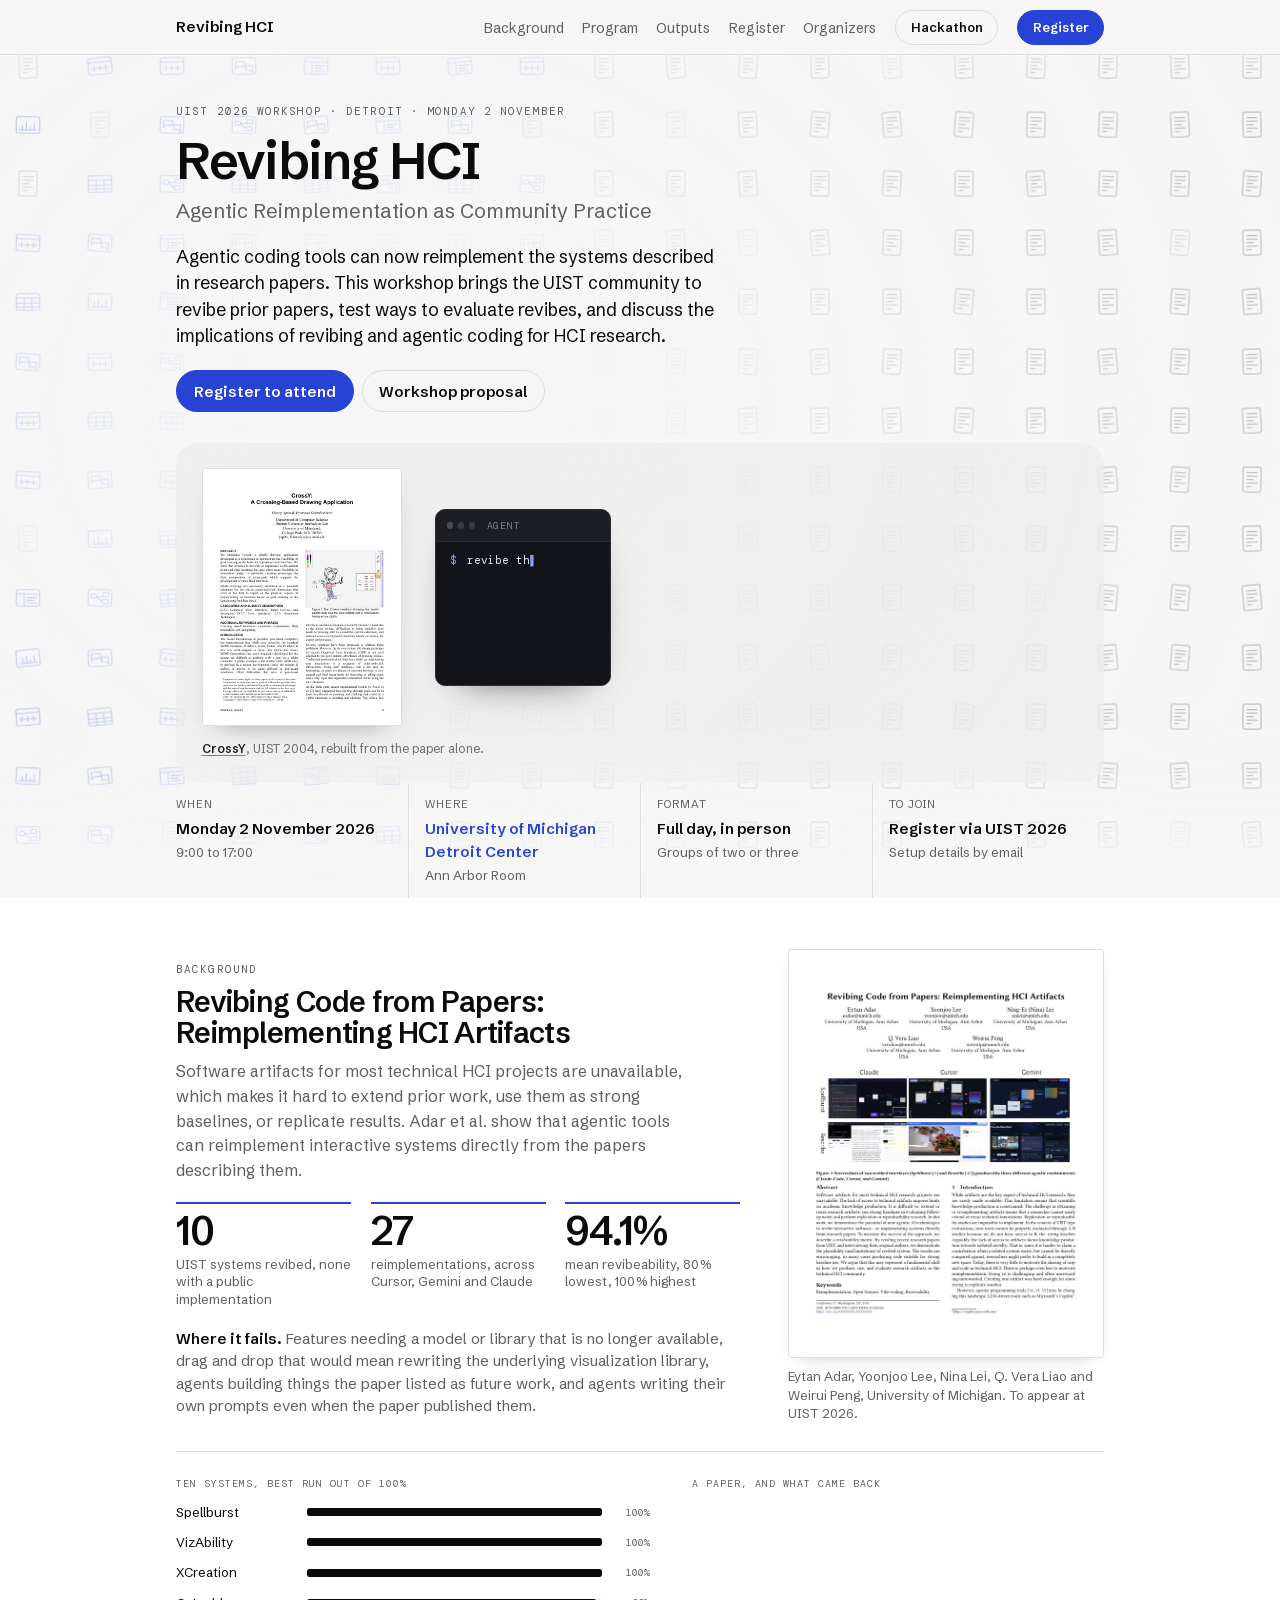
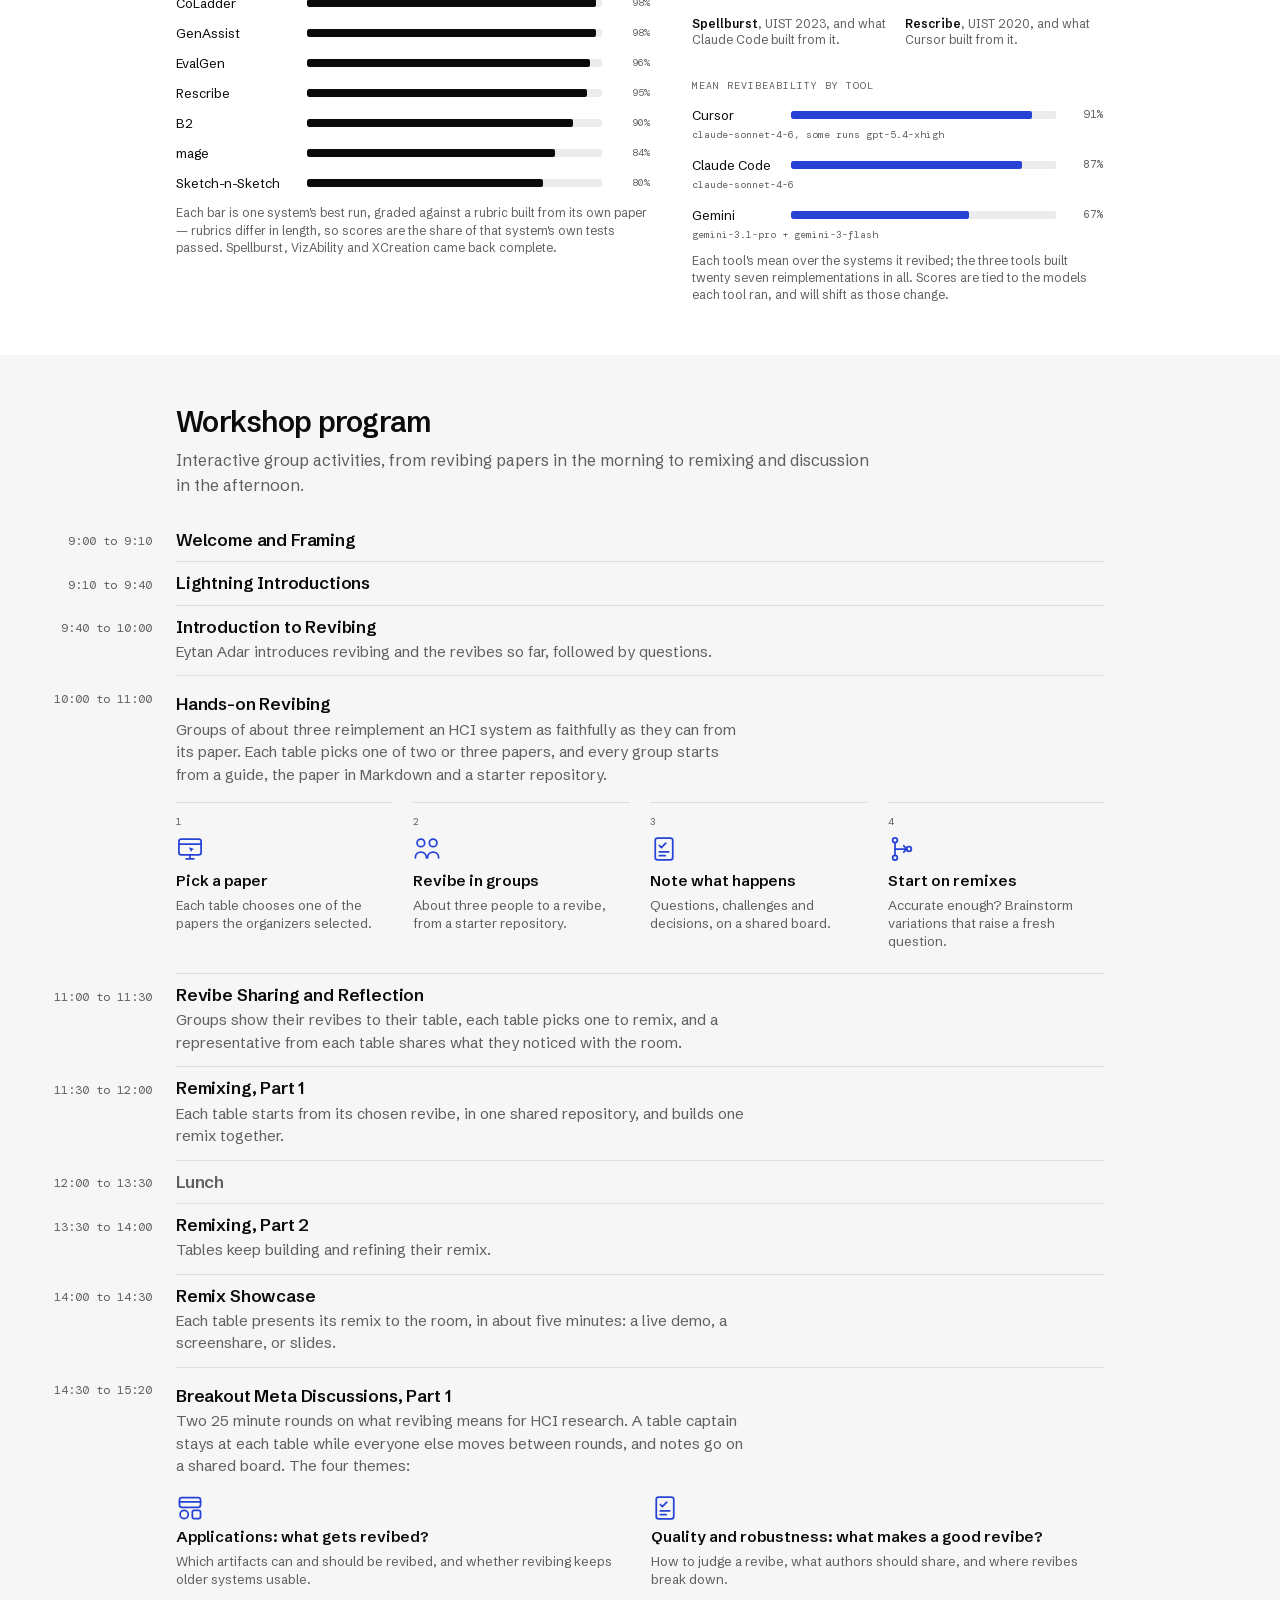
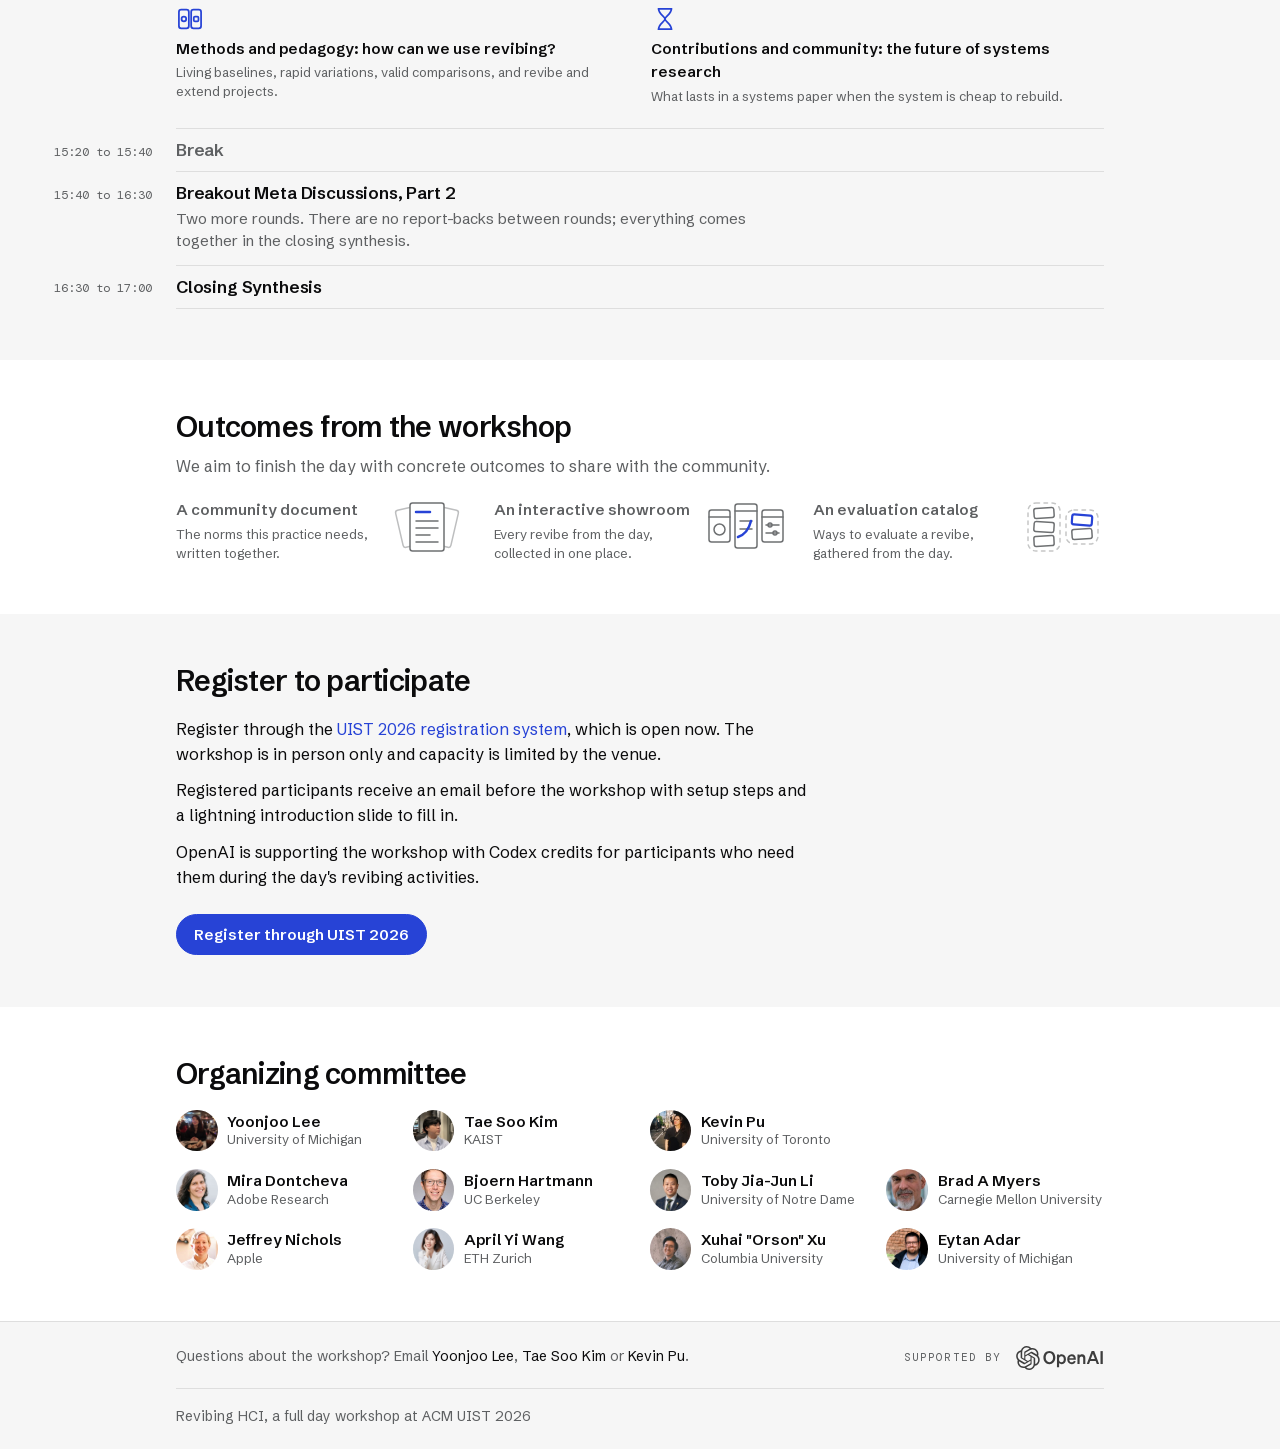
<file: index.html>
<!doctype html>
<html lang="en">
<head>
<meta charset="utf-8">
<title>Revibing HCI &middot; UIST 2026 Workshop</title>
<meta name="viewport" content="width=device-width, initial-scale=1">
<meta name="description" content="A full-day workshop at ACM UIST 2026 on reimplementing HCI systems directly from their papers, and on the norms that practice needs.">
<meta property="og:title" content="Revibing HCI: Agentic Reimplementation as Community Practice">
<meta property="og:description" content="A full-day workshop at ACM UIST 2026, Detroit, Monday 2 November 2026.">
<meta property="og:type" content="website">
<meta property="og:url" content="https://revibe-hci.github.io/">
<meta property="og:site_name" content="Revibing HCI, UIST 2026">
<link rel="icon" href="data:image/svg+xml,%3Csvg xmlns='http://www.w3.org/2000/svg' viewBox='0 0 32 32'%3E%3Crect width='32' height='32' rx='6' fill='%230B0B0C'/%3E%3Cpath d='M9 8h9l5 5v11H9z' fill='none' stroke='%23F6F6F6' stroke-width='2'/%3E%3Cpath d='M11 26c6-3 10-9 10-18' fill='none' stroke='%232743D6' stroke-width='2.5' stroke-linecap='round'/%3E%3C/svg%3E">
<link rel="stylesheet" href="styles.css">
</head>
<body>
<div class="page" id="page">

  <header class="nav">
    <div class="nav-in">
      <span class="mark">Revibing HCI</span>
      <ul>
        <li><a href="#background">Background</a></li>
        <li><a href="#program">Program</a></li>
        <li><a href="#outputs">Outputs</a></li>
        <li><a href="#registration">Register</a></li>
        <li><a href="#organizers">Organizers</a></li>
      </ul>
      <a class="btn line" href="hackathon/" data-same-tab>Hackathon</a>
      <a class="btn" href="#registration">Register</a>
    </div>
  </header>

  <section class="hero">
    <div class="hero-field" id="hero-field" aria-hidden="true"></div>
    <div class="wrap hero-in">
    <div class="hero-copy">
      <p class="eyebrow">UIST 2026 workshop &middot; Detroit &middot; Monday 2 November</p>
      <h1>Revibing HCI</h1>
      <p class="sub">Agentic Reimplementation as Community Practice</p>
      <p class="lede">Agentic coding tools can now reimplement the systems described
      in research papers. This workshop brings the UIST community to revibe prior
      papers, test ways to evaluate revibes, and discuss the implications of
      revibing and agentic coding for HCI research.</p>
      <div class="acts">
        <a class="btn" href="#registration">Register to attend</a>
        <a class="btn line" href="assets/UIST_2026_Workshop_Revibe.pdf">Workshop proposal</a>
      </div>
    </div>

      <!-- The hero visual. The paper page and the caption are in the markup so
           something real is here without JavaScript. main.js adds the running
           reimplementation, the origin sequence and the stroke. -->
      <div class="visual" id="hero-visual">
        <figure class="rv-paper" id="rv-paper">
          <img src="assets/paper/crossy-p1.jpg" width="340" height="440"
               alt="First page of the paper CrossY, a crossing-based drawing application, Apitz and Guimbreti&egrave;re, UIST 2004.">
          <span class="rv-sweep" id="rv-sweep" aria-hidden="true"></span>
          <span class="rv-mark m1" aria-hidden="true"></span>
          <span class="rv-mark m2" aria-hidden="true"></span>
          <span class="rv-mark m3" aria-hidden="true"></span>
          <span class="rv-mark m4" aria-hidden="true"></span>
          <span class="rv-figbox" aria-hidden="true"></span>
        </figure>

        <!-- what the agent did, between the paper and the thing it built. It is
             one picture as far as a screen reader is concerned, because reading
             out a line of terminal output per character helps nobody. -->
        <div class="rv-term" id="rv-term" role="img"
             aria-label="A terminal. Someone types: revibe this paper. The agent
             replies: read crossy-p1.pdf, extract figure 1, list the controls,
             build the interface, and then revibe running.">
          <div class="rv-tbar" aria-hidden="true">
            <span class="rv-tdot"></span><span class="rv-tdot"></span><span class="rv-tdot"></span>
            <span class="rv-tname">Agent</span>
          </div>
          <ol class="rv-log" id="rv-log" aria-hidden="true"></ol>
        </div>

        <div class="rv-app pending" id="rv-app">
          <div class="rv-bar"><span class="rv-dot" aria-hidden="true"></span><span class="rv-ttl">CrossY, revibe</span></div>
          <div class="rv-body">
            <div class="rv-controls" id="rv-controls" role="group" aria-label="Text style controls. Draw one stroke across them, or use the buttons."></div>
            <div class="rv-preview">
              <span class="rv-word" id="rv-word">Crossing</span>
              <span class="rv-hint">One stroke sets every control it crosses</span>
            </div>
          </div>
          <svg class="rv-ink" id="rv-ink" aria-hidden="true"></svg>
        </div>

        <p class="rv-try" id="rv-try"><svg viewBox="0 0 20 12" aria-hidden="true"><circle
        cx="3" cy="9.6" r="1.5" fill="currentColor" stroke="none"/><path
        d="M3 9.6c5.5.6 9-2.4 11-7.4"/></svg>Try the revibe by drawing a stroke</p>

        <p class="rv-cap"><a class="rv-src" href="https://doi.org/10.1145/1029632.1029635">CrossY</a>,
        UIST 2004, rebuilt from the paper alone.</p>
      </div>
    </div>
    <div class="details-bed">
    <div class="wrap details-wrap">
    <div class="details">
      <div><span class="k">When</span><span class="v">Monday 2 November 2026<small>9:00 to 17:00</small></span></div>
      <div><span class="k">Where</span><span class="v"><a href="https://www.google.com/maps/search/?api=1&amp;query=University+of+Michigan+Detroit+Center%2C+3663+Woodward+Ave%2C+Detroit%2C+MI+48201"
        aria-label="University of Michigan Detroit Center, Ann Arbor Room, on Google Maps">University of Michigan Detroit Center</a><small>Ann Arbor Room</small></span></div>
      <div><span class="k">Format</span><span class="v">Full day, in person<small>Groups of two or three</small></span></div>
      <div><span class="k">To join</span><span class="v">Register via UIST 2026<small>Setup details by email</small></span></div>
    </div>
    </div>
    </div>
  </section>

  <section class="sec band" id="background">
    <div class="wrap">
      <div class="bg-top">
        <div class="bg-facts">
          <div class="sec-head">
            <p class="tag">Background</p>
            <h2>Revibing Code from Papers: Reimplementing HCI Artifacts</h2>
            <p>Software artifacts for most technical HCI projects are unavailable,
            which makes it hard to extend prior work, use them as strong baselines, or
            replicate results. Adar et al. show that agentic tools can reimplement
            interactive systems directly from the papers describing them.</p>
          </div>
          <div class="nums">
            <div><b>10</b><span>UIST systems revibed, none with a public implementation</span></div>
            <div><b>27</b><span>reimplementations, across Cursor, Gemini and Claude</span></div>
            <div><b>94.1%</b><span>mean revibeability, 80% lowest, 100% highest</span></div>
          </div>
          <p class="caveat"><b>Where it fails.</b> Features needing a model or
          library that is no longer available, drag and drop that would mean
          rewriting the underlying visualization library, agents building things
          the paper listed as future work, and agents writing their own prompts
          even when the paper published them.</p>
        </div>
        <figure class="paperthumb">
          <a class="sheetlink" href="https://arxiv.org/abs/2608.00450"
             aria-label="Read Revibing Code from Papers, the paper this workshop is built on.">
            <span class="sheet" aria-hidden="true"></span>
          </a>
          <figcaption>Eytan Adar, Yoonjoo Lee, Nina Lei, Q. Vera Liao and Weirui
          Peng, University of Michigan. To appear at UIST 2026.</figcaption>
        </figure>
      </div>

      <div class="results">
        <div class="wall-wrap">
          <p class="minihead">Ten systems, best run out of 100%</p>
          <div class="wall" id="wall"></div>
          <p class="wallnote">Each bar is one system's best run, graded against a
          rubric built from its own paper &mdash; rubrics differ in length, so scores
          are the share of that system's own tests passed. Spellburst, VizAbility
          and XCreation came back complete.</p>
        </div>
        <div class="cards">
          <p class="minihead">A paper, and what came back</p>
          <div class="cardrow" id="cardrow"></div>
          <p class="minihead tools-head">Mean revibeability by tool</p>
          <div class="tools" id="tools"></div>
          <p class="toolnote">Each tool's mean over the systems it revibed; the
          three tools built twenty seven reimplementations in all. Scores are
          tied to the models each tool ran, and will shift as those change.</p>
        </div>
      </div>
    </div>
  </section>

  <section class="sec" id="program">
    <div class="wrap">
      <div class="sec-head">
        <h2>Workshop program</h2>
        <p>Interactive group activities, from revibing papers in the morning to
        remixing and discussion in the afternoon.</p>
      </div>

      <div class="prog">
        <div class="pl"><span class="t">9:00 to 9:10</span><h3>Welcome and Framing</h3></div>
        <div class="pl"><span class="t">9:10 to 9:40</span><h3>Lightning Introductions</h3></div>

        <div class="pl">
          <span class="t">9:40 to 10:00</span>
          <h3>Introduction to Revibing</h3>
          <p class="d">Eytan Adar introduces revibing and the revibes so far,
          followed by questions.</p>
        </div>

        <div class="pl big">
          <span class="t">10:00 to 11:00</span>
          <h3>Hands-on Revibing</h3>
          <p class="d">Groups of about three reimplement an HCI system as
          faithfully as they can from its paper. Each table picks one of two or
          three papers, and every group starts from a guide, the paper in
          Markdown and a starter repository.</p>
          <ol class="steps" id="steps"></ol>
        </div>

        <div class="pl">
          <span class="t">11:00 to 11:30</span>
          <h3>Revibe Sharing and Reflection</h3>
          <p class="d">Groups show their revibes to their table, each table picks
          one to remix, and a representative from each table shares what they
          noticed with the room.</p>
        </div>

        <div class="pl">
          <span class="t">11:30 to 12:00</span>
          <h3>Remixing, Part 1</h3>
          <p class="d">Each table starts from its chosen revibe, in one shared
          repository, and builds one remix together.</p>
        </div>

        <div class="pl rest"><span class="t">12:00 to 13:30</span><h3>Lunch</h3></div>

        <div class="pl">
          <span class="t">13:30 to 14:00</span>
          <h3>Remixing, Part 2</h3>
          <p class="d">Tables keep building and refining their remix.</p>
        </div>

        <div class="pl">
          <span class="t">14:00 to 14:30</span>
          <h3>Remix Showcase</h3>
          <p class="d">Each table presents its remix to the room, in about five
          minutes: a live demo, a screenshare, or slides.</p>
        </div>

        <div class="pl big">
          <span class="t">14:30 to 15:20</span>
          <h3>Breakout Meta Discussions, Part 1</h3>
          <p class="d">Two 25 minute rounds on what revibing means for HCI
          research. A table captain stays at each table while everyone else
          moves between rounds, and notes go on a shared board. The four
          themes:</p>
          <ul class="themes2" id="themes"></ul>
        </div>

        <div class="pl rest"><span class="t">15:20 to 15:40</span><h3>Break</h3></div>

        <div class="pl">
          <span class="t">15:40 to 16:30</span>
          <h3>Breakout Meta Discussions, Part 2</h3>
          <p class="d">Two more rounds. There are no report-backs between rounds;
          everything comes together in the closing synthesis.</p>
        </div>

        <div class="pl"><span class="t">16:30 to 17:00</span><h3>Closing Synthesis</h3></div>
      </div>
    </div>
  </section>

  <section class="sec band" id="outputs">
    <div class="wrap">
      <div class="sec-head">
        <h2>Outcomes from the workshop</h2>
        <p>We aim to finish the day with concrete outcomes to share with the
        community.</p>
      </div>
      <div class="outs">
        <div>
          <span class="txt"><b>A community document</b><span>The norms this practice needs, written together.</span></span>
          <svg class="art" viewBox="0 0 80 56" fill="none" stroke="currentColor"
            stroke-width="1.5" stroke-linecap="round" stroke-linejoin="round" aria-hidden="true">
            <rect x="12" y="8" width="30" height="38" rx="2.5" opacity=".45" transform="rotate(-13 27 27)"/>
            <rect x="38" y="8" width="30" height="38" rx="2.5" opacity=".45" transform="rotate(13 53 27)"/>
            <rect x="23" y="4" width="34" height="48" rx="2.5" fill="var(--band)"/>
            <path d="M29 13h14" stroke="var(--acc)" stroke-width="2.5"/>
            <path d="M29 22h22M29 29h22M29 36h14M29 43h22"/>
          </svg>
        </div>
        <div>
          <span class="txt"><b>An interactive showroom</b><span>Every revibe from the day, collected in one place.</span></span>
          <svg class="art" viewBox="0 0 80 56" fill="none" stroke="currentColor"
            stroke-width="1.5" stroke-linecap="round" stroke-linejoin="round" aria-hidden="true">
            <rect x="3" y="11" width="21" height="32" rx="2.5"/><path d="M3 18h21"/>
            <circle cx="13.5" cy="30.5" r="5.5"/>
            <rect x="29" y="5" width="22" height="44" rx="2.5"/><path d="M29 12h22"/>
            <path d="M34 22h12M34 30h12"/>
            <path d="M32 38c6-2 11-8 13-16" stroke="var(--acc)" stroke-width="2.5"/>
            <rect x="56" y="11" width="21" height="32" rx="2.5"/><path d="M56 18h21"/>
            <path d="M60 26h13M60 34h13"/><circle cx="64" cy="26" r="2"/><circle cx="69" cy="34" r="2"/>
          </svg>
        </div>
        <div>
          <span class="txt"><b>An evaluation catalog</b><span>Ways to evaluate a revibe, gathered from the day.</span></span>
          <svg class="art" viewBox="0 0 80 56" fill="none" stroke="currentColor"
            stroke-width="1.5" stroke-linecap="round" stroke-linejoin="round" aria-hidden="true">
            <rect x="4" y="4" width="32" height="48" rx="8" opacity=".4" stroke-dasharray="3.5 4.5"/>
            <rect x="10" y="9" width="20" height="10" rx="2" transform="rotate(-4 20 14)"/>
            <rect x="10" y="23" width="20" height="10" rx="2" transform="rotate(4 20 28)"/>
            <rect x="10" y="37" width="20" height="10" rx="2" transform="rotate(-3 20 42)"/>
            <rect x="42" y="11" width="32" height="34" rx="8" opacity=".4" stroke-dasharray="3.5 4.5"/>
            <rect x="48" y="16" width="20" height="10" rx="2" transform="rotate(4 58 21)"
                  stroke="var(--acc)" stroke-width="2.2"/>
            <rect x="48" y="30" width="20" height="10" rx="2" transform="rotate(-4 58 35)"/>
          </svg>
        </div>
      </div>
    </div>
  </section>

  <section class="sec" id="registration">
    <div class="wrap">
      <div class="sec-head">
        <h2>Register to participate</h2>
      </div>
      <div class="prose">
        <p>Register through the
        <a href="https://uist.acm.org/2026/attending/#registration">UIST 2026
        registration system</a>, which is open now. The workshop is in person only
        and capacity is limited by the venue.</p>
        <p>Registered participants receive an email before the workshop with
        setup steps and a lightning introduction slide to fill in.</p>
        <p>OpenAI is supporting the workshop with Codex credits for participants
        who need them during the day's revibing activities.</p>
      </div>
      <div class="acts applyrow">
        <a class="btn" href="#registration" data-apply>Register through UIST 2026</a>
      </div>
    </div>
  </section>

  <section class="sec band" id="organizers">
    <div class="wrap">
      <div class="sec-head">
        <h2>Organizing committee</h2>
      </div>
      <div class="crew" id="crew"></div>
    </div>
  </section>

  <footer id="contact">
    <div class="foot">
      <div class="foot-top">
        <p class="contact">Questions about the workshop? Email
          <a href="mailto:lyoonjoo@umich.edu">Yoonjoo Lee</a>,
          <a href="mailto:taesoo.kim@kaist.ac.kr">Tae Soo Kim</a> or
          <a href="mailto:kevin.pu@mail.utoronto.ca">Kevin Pu</a>.</p>
        <div class="support-row">
          <span class="support-tag">Supported by</span>
          <img class="support-logo" src="assets/openai-wordmark.svg" alt="OpenAI">
        </div>
      </div>
      <div class="footmeta">
        <span>Revibing HCI, a full day workshop at ACM UIST 2026</span>
      </div>
    </div>
  </footer>
</div>

<script src="main.js"></script>
</body>
</html>
</file>
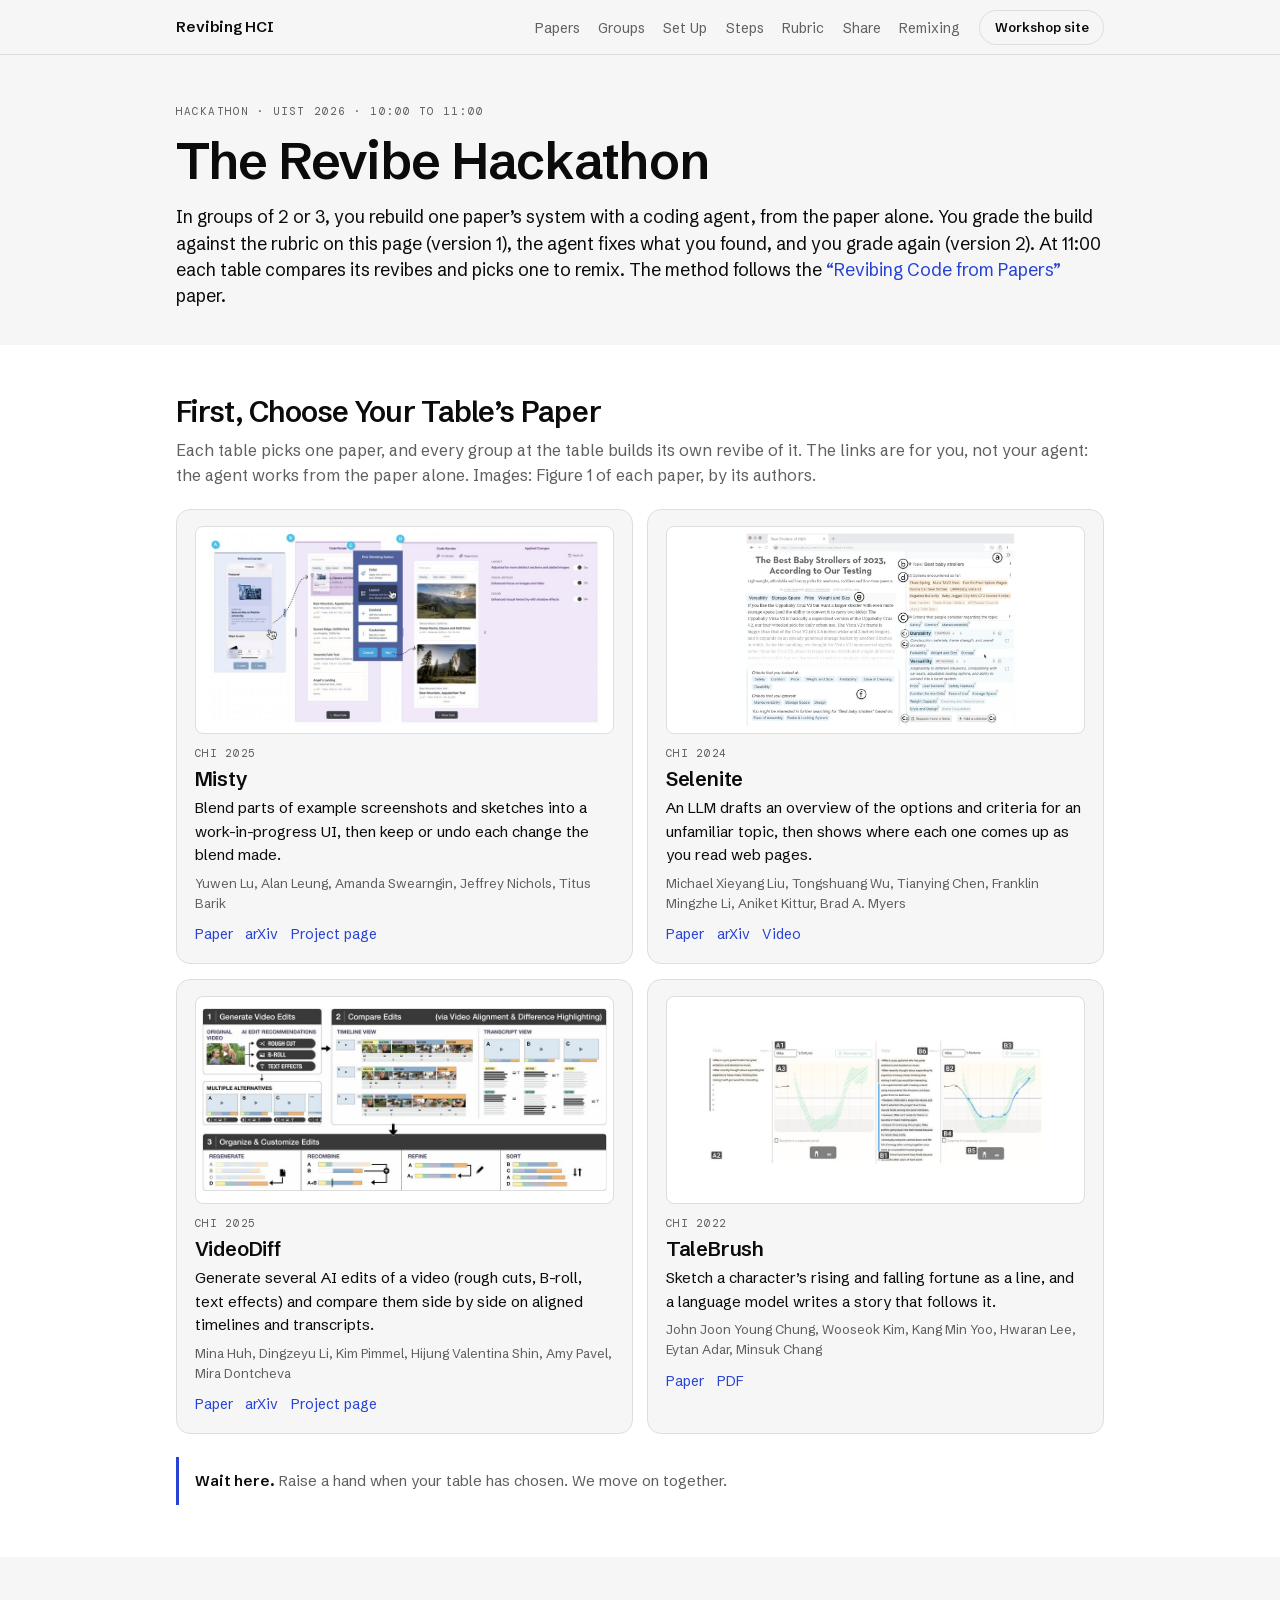
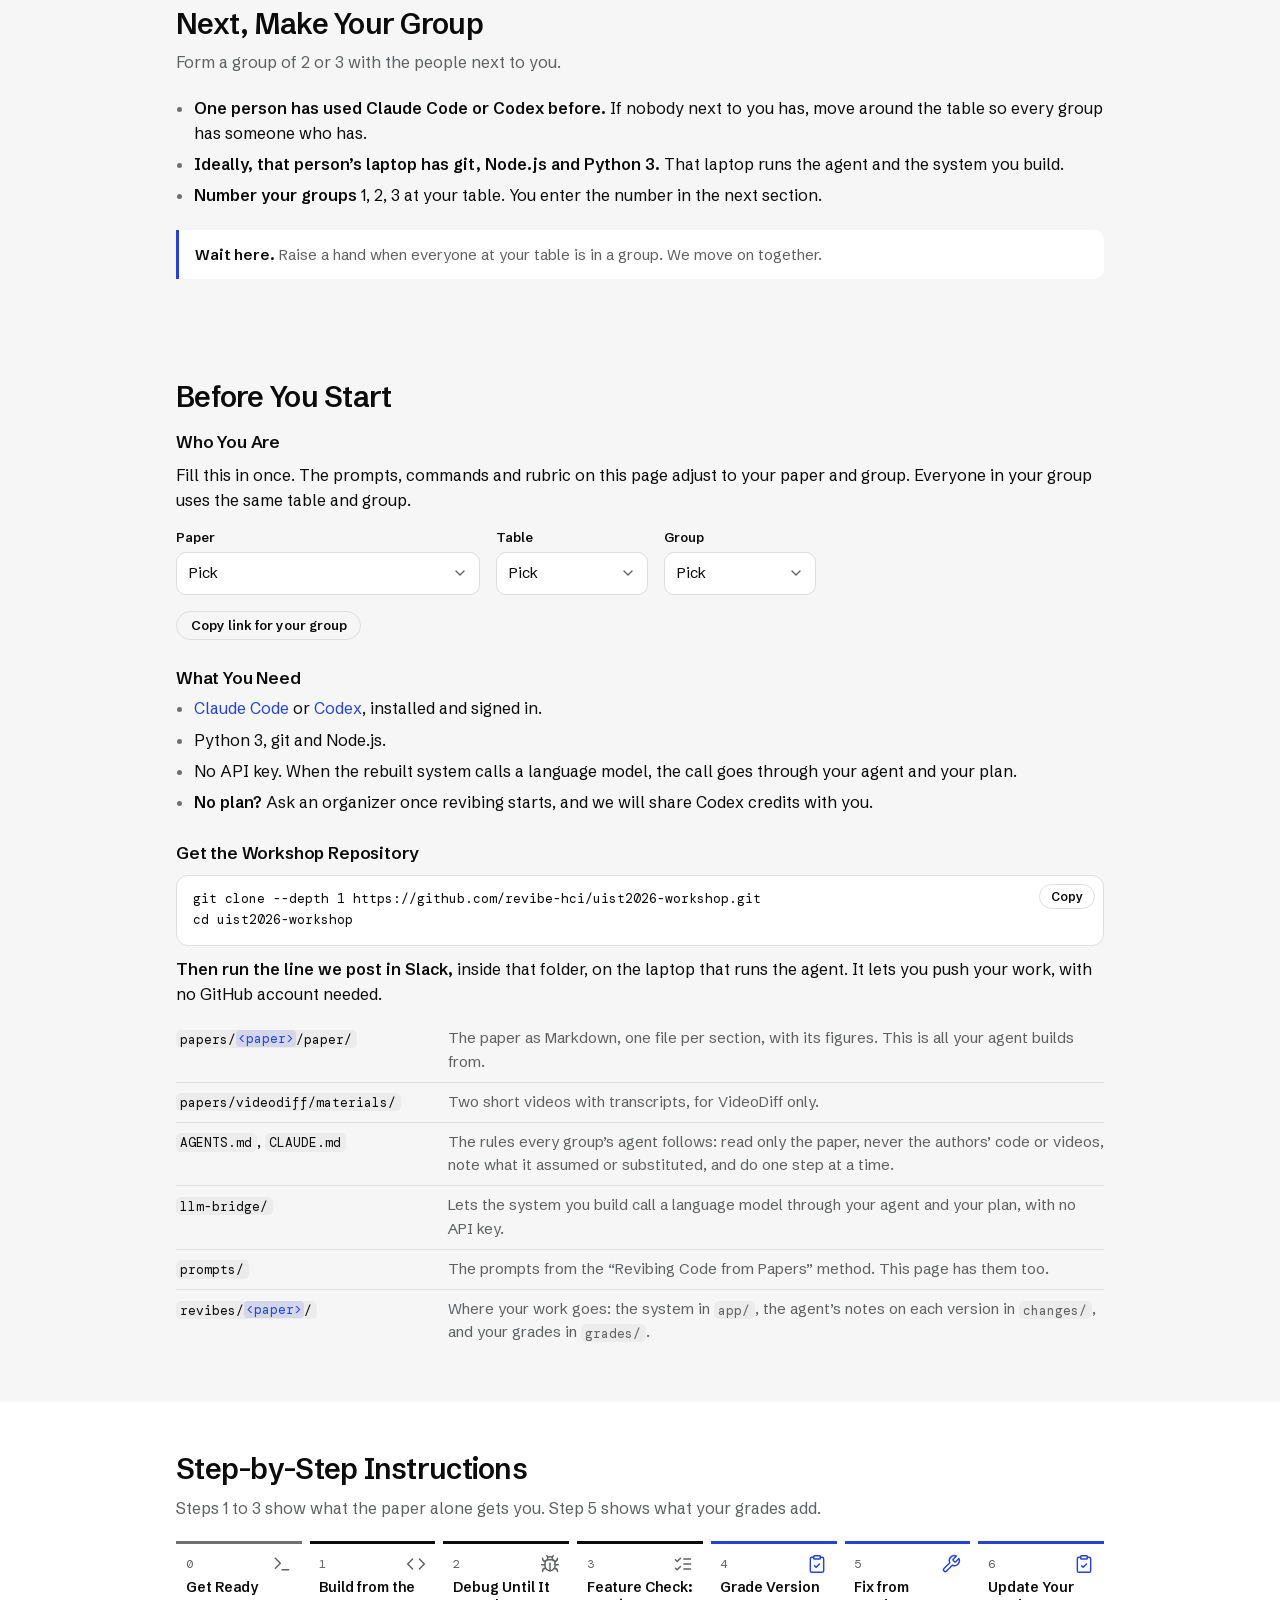
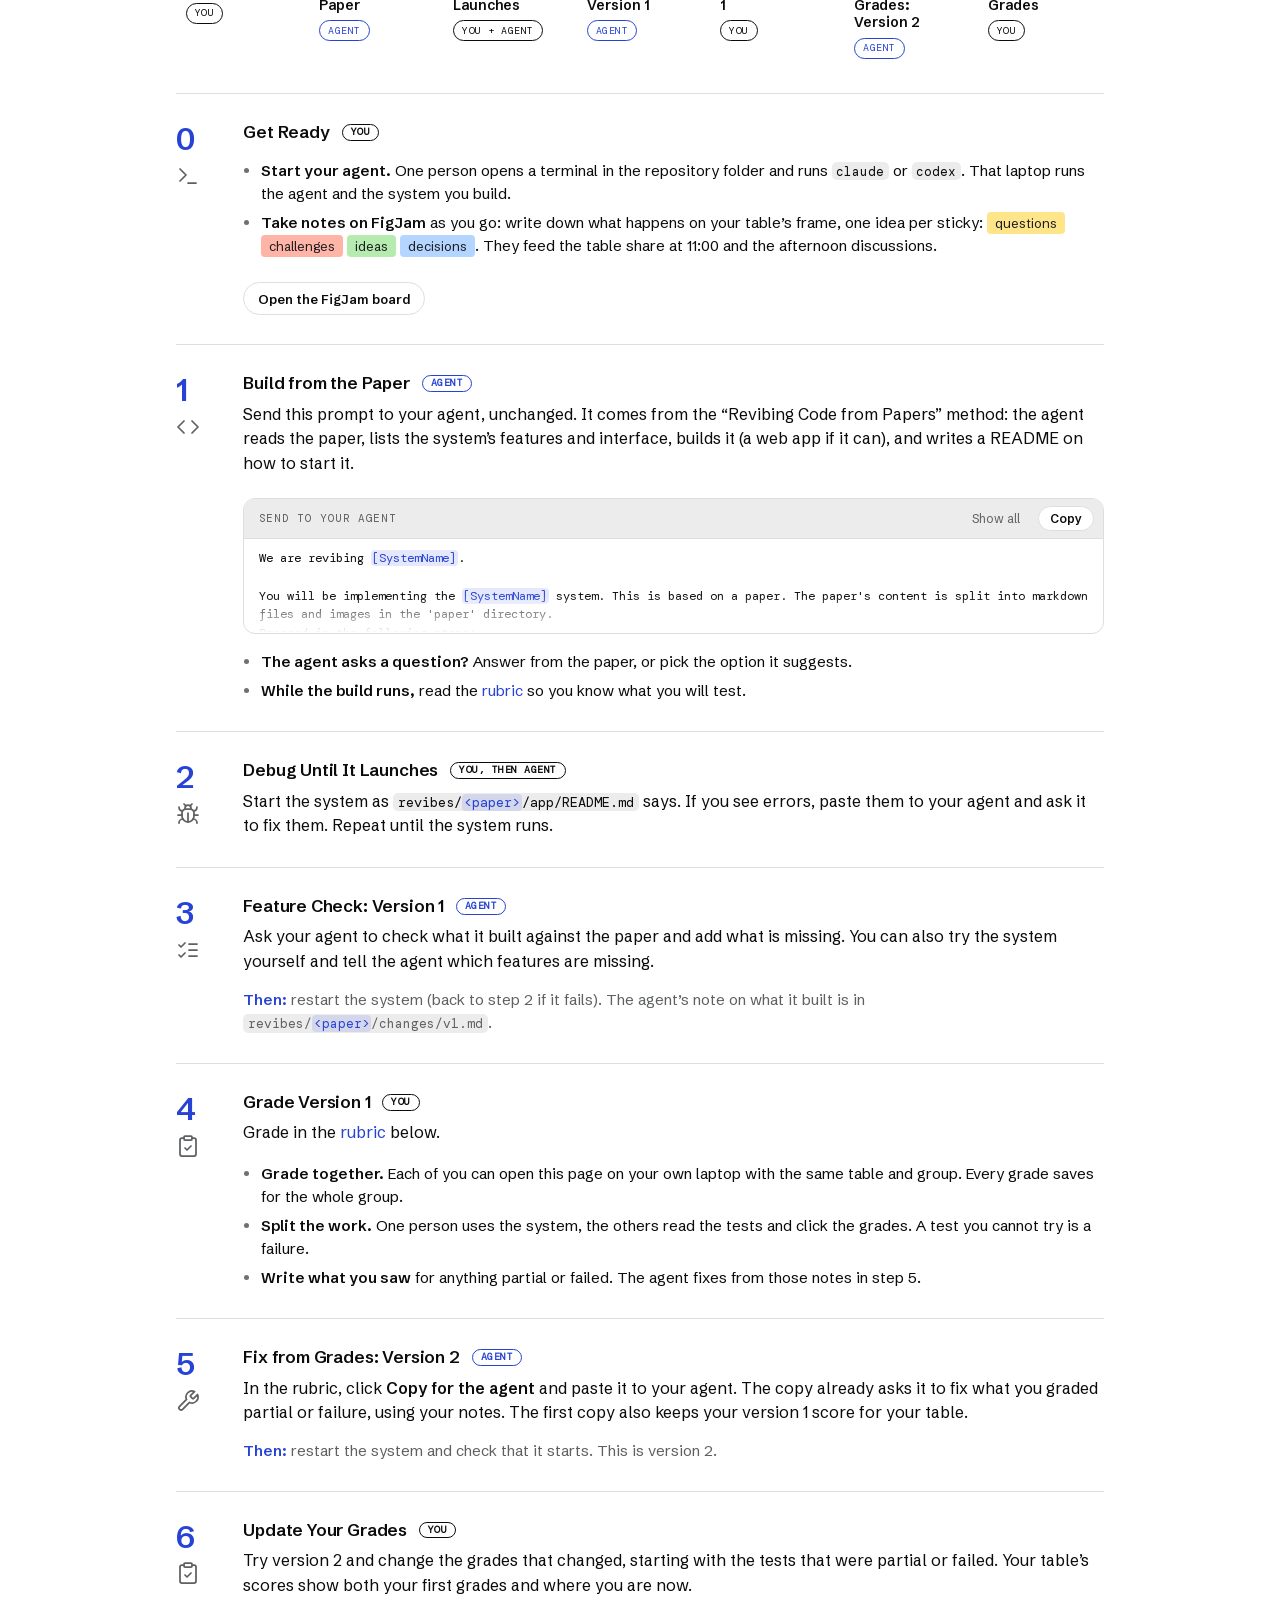
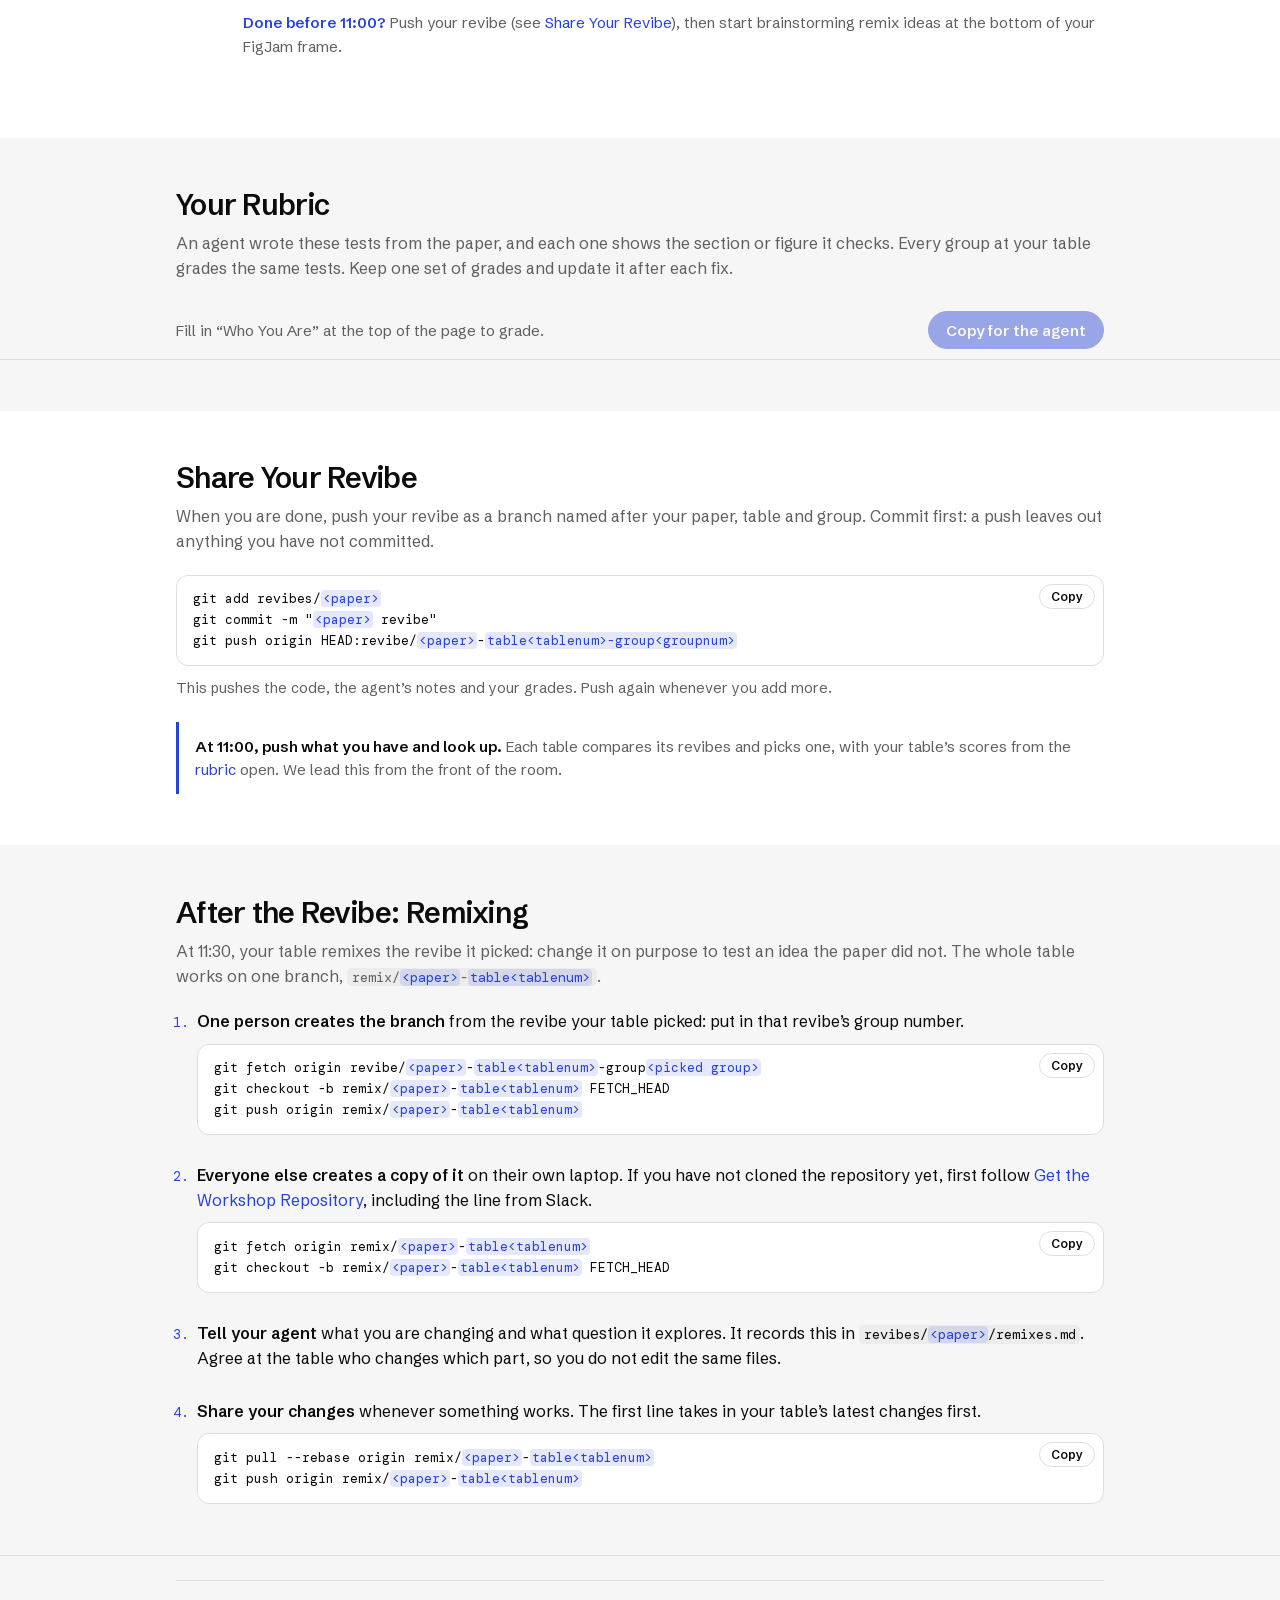
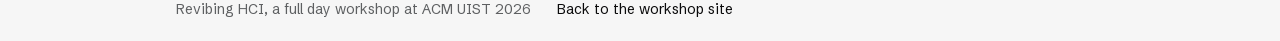
<file: hackathon/index.html>
<!doctype html>
<html lang="en">
<head>
<meta charset="utf-8">
<title>Revibe Hackathon &middot; Revibing HCI, UIST 2026</title>
<meta name="viewport" content="width=device-width, initial-scale=1">
<meta name="description" content="Step by step: how your group revibes a paper at the Revibing HCI workshop, with every prompt to copy and the rubric to grade with.">
<link rel="icon" href="data:image/svg+xml,%3Csvg xmlns='http://www.w3.org/2000/svg' viewBox='0 0 32 32'%3E%3Crect width='32' height='32' rx='6' fill='%230B0B0C'/%3E%3Cpath d='M9 8h9l5 5v11H9z' fill='none' stroke='%23F6F6F6' stroke-width='2'/%3E%3Cpath d='M11 26c6-3 10-9 10-18' fill='none' stroke='%232743D6' stroke-width='2.5' stroke-linecap='round'/%3E%3C/svg%3E">
<link rel="stylesheet" href="../styles.css">
<link rel="stylesheet" href="hackathon.css">
<link rel="stylesheet" href="../rubric/rubric.css">
</head>
<body>
<!-- Step icons, drawn once and reused in the overview and in each step. -->
<svg width="0" height="0" style="position:absolute" aria-hidden="true">
  <defs>
    <symbol id="i-start" viewBox="0 0 24 24"><path d="m4 17 6-6-6-6"/><path d="M12 19h8"/></symbol>
    <symbol id="i-build" viewBox="0 0 24 24"><path d="m16 18 6-6-6-6"/><path d="m8 6-6 6 6 6"/></symbol>
    <symbol id="i-debug" viewBox="0 0 24 24"><path d="m8 2 1.88 1.88"/><path d="M14.12 3.88 16 2"/><path d="M9 7.13v-1a3 3 0 1 1 6 0v1"/><path d="M12 20c-3.3 0-6-2.7-6-6v-3a4 4 0 0 1 4-4h4a4 4 0 0 1 4 4v3c0 3.3-2.7 6-6 6"/><path d="M12 20v-9"/><path d="M6.53 9C4.6 8.8 3 7.1 3 5"/><path d="M6 13H2"/><path d="M3 21c0-2.1 1.7-3.9 3.8-4"/><path d="M20.97 5c0 2.1-1.6 3.8-3.5 4"/><path d="M22 13h-4"/><path d="M17.2 17c2.1.1 3.8 1.9 3.8 4"/></symbol>
    <symbol id="i-check" viewBox="0 0 24 24"><path d="m3 17 2 2 4-4"/><path d="m3 7 2 2 4-4"/><path d="M13 6h8"/><path d="M13 12h8"/><path d="M13 18h8"/></symbol>
    <symbol id="i-grade" viewBox="0 0 24 24"><rect x="8" y="2" width="8" height="4" rx="1"/><path d="M16 4h2a2 2 0 0 1 2 2v14a2 2 0 0 1-2 2H6a2 2 0 0 1-2-2V6a2 2 0 0 1 2-2h2"/><path d="m9 14 2 2 4-4"/></symbol>
    <symbol id="i-fix" viewBox="0 0 24 24"><path d="M14.7 6.3a1 1 0 0 0 0 1.4l1.6 1.6a1 1 0 0 0 1.4 0l3.77-3.77a6 6 0 0 1-7.94 7.94l-6.91 6.91a2.12 2.12 0 0 1-3-3l6.91-6.91a6 6 0 0 1 7.94-7.94l-3.76 3.76z"/></symbol>
  </defs>
</svg>
<div class="page" id="page">

  <header class="nav">
    <div class="nav-in">
      <a class="mark" href="../">Revibing HCI</a>
      <ul>
        <li><a href="#papers">Papers</a></li>
        <li><a href="#groups">Groups</a></li>
        <li><a href="#setup">Set Up</a></li>
        <li><a href="#steps">Steps</a></li>
        <li><a href="#rubric">Rubric</a></li>
        <li><a href="#share-revibe">Share</a></li>
        <li><a href="#remix">Remixing</a></li>
      </ul>
      <a class="btn line" href="../">Workshop site</a>
    </div>
  </header>

  <section class="mhead">
    <div class="wrap">
      <p class="eyebrow">Hackathon &middot; UIST 2026 &middot; 10:00 to 11:00</p>
      <h1>The Revibe Hackathon</h1>
      <p class="lede">In groups of 2 or 3, you rebuild one paper&rsquo;s system with a coding agent, from
      the paper alone. You grade the build against the rubric on this page (version 1), the agent fixes what
      you found, and you grade again (version 2). At 11:00 each table compares its revibes and picks one to
      remix. The method follows the
      <a href="https://arxiv.org/abs/2608.00450">&ldquo;Revibing Code from Papers&rdquo;</a> paper.</p>
    </div>
  </section>

  <!-- ===================== papers ===================== -->
  <section class="sec band" id="papers">
    <div class="wrap">
      <div class="sec-head">
        <h2>First, Choose Your Table&rsquo;s Paper</h2>
        <p>Each table picks one paper, and every group at the table builds its own revibe of it. The links are for you, not your
        agent: the agent works from the paper alone. Images: Figure 1 of each paper, by its authors.</p>
      </div>
      <div class="papers">
        <article class="paper">
          <img src="img/misty.jpg" alt="Figure 1 of the Misty paper" loading="lazy">
          <p class="venue">CHI 2025</p>
          <h3>Misty</h3>
          <p class="what">Blend parts of example screenshots and sketches into a work-in-progress UI, then keep or
          undo each change the blend made.</p>
          <p class="by">Yuwen Lu, Alan Leung, Amanda Swearngin, Jeffrey Nichols, Titus Barik</p>
          <p class="links"><a href="https://doi.org/10.1145/3706598.3713924">Paper</a>
            <a href="https://arxiv.org/abs/2409.13900">arXiv</a>
            <a href="https://machinelearning.apple.com/research/interactive-prototyping">Project page</a></p>
        </article>
        <article class="paper">
          <img src="img/selenite.jpg" alt="Figure 1 of the Selenite paper" loading="lazy">
          <p class="venue">CHI 2024</p>
          <h3>Selenite</h3>
          <p class="what">An LLM drafts an overview of the options and criteria for an unfamiliar topic, then
          shows where each one comes up as you read web pages.</p>
          <p class="by">Michael Xieyang Liu, Tongshuang Wu, Tianying Chen, Franklin Mingzhe Li, Aniket Kittur, Brad A. Myers</p>
          <p class="links"><a href="https://doi.org/10.1145/3613904.3642149">Paper</a>
            <a href="https://arxiv.org/abs/2310.02161">arXiv</a>
            <a href="https://www.youtube.com/watch?v=DhR43tE2tEE">Video</a></p>
        </article>
        <article class="paper">
          <img src="img/videodiff.jpg" alt="Figure 1 of the VideoDiff paper" loading="lazy">
          <p class="venue">CHI 2025</p>
          <h3>VideoDiff</h3>
          <p class="what">Generate several AI edits of a video (rough cuts, B-roll, text effects) and compare them
          side by side on aligned timelines and transcripts.</p>
          <p class="by">Mina Huh, Dingzeyu Li, Kim Pimmel, Hijung Valentina Shin, Amy Pavel, Mira Dontcheva</p>
          <p class="links"><a href="https://doi.org/10.1145/3706598.3713417">Paper</a>
            <a href="https://arxiv.org/abs/2502.10190">arXiv</a>
            <a href="https://research.adobe.com/publication/videodiff-human-ai-video-co-creation-with-alternatives">Project page</a></p>
        </article>
        <article class="paper">
          <img src="img/talebrush.jpg" alt="Figure 1 of the TaleBrush paper" loading="lazy">
          <p class="venue">CHI 2022</p>
          <h3>TaleBrush</h3>
          <p class="what">Sketch a character&rsquo;s rising and falling fortune as a line, and a language model
          writes a story that follows it.</p>
          <p class="by">John Joon Young Chung, Wooseok Kim, Kang Min Yoo, Hwaran Lee, Eytan Adar, Minsuk Chang</p>
          <p class="links"><a href="https://doi.org/10.1145/3491102.3501819">Paper</a>
            <a href="https://johnr0.github.io/assets/publications/CHI2022-TaleBrush.pdf">PDF</a></p>
        </article>
      </div>
      <p class="note"><b>Wait here.</b> Raise a hand when your table has chosen. We move on together.</p>
    </div>
  </section>

  <!-- ===================== groups ===================== -->
  <section class="sec" id="groups">
    <div class="wrap">
      <div class="sec-head">
        <h2>Next, Make Your Group</h2>
        <p>Form a group of 2 or 3 with the people next to you.</p>
      </div>
      <ul class="ticks">
        <li><b>One person has used Claude Code or Codex before.</b> If nobody next to you has, move around the table so every group has someone who has.</li>
        <li><b>Ideally, that person&rsquo;s laptop has git, Node.js and Python 3.</b> That laptop runs the agent and the system you build.</li>
        <li><b>Number your groups</b> 1, 2, 3 at your table. You enter the number in the next section.</li>
      </ul>
      <p class="note"><b>Wait here.</b> Raise a hand when everyone at your table is in a group. We move on together.</p>
    </div>
  </section>

  <!-- ===================== set up ===================== -->
  <section class="sec" id="setup">
    <div class="wrap">
      <div class="sec-head">
        <h2>Before You Start</h2>
      </div>

      <h3>Who You Are</h3>
      <p class="body">Fill this in once. The prompts, commands and rubric on this page adjust to your paper and
      group. Everyone in your group uses the same table and group.</p>
      <form class="setup" id="setup-form" autocomplete="off">
        <label>Paper
          <select name="paper" id="paper"></select>
        </label>
        <label>Table
          <select name="table" id="table">
            <option value="">Pick</option>
            <option>1</option><option>2</option><option>3</option><option>4</option>
            <option>5</option><option>6</option><option>7</option><option>8</option>
          </select>
        </label>
        <label>Group
          <select name="group" id="group">
            <option value="">Pick</option>
            <option>1</option><option>2</option><option>3</option><option>4</option>
          </select>
        </label>
      </form>
      <p class="share"><button class="btn line small" type="button" id="share">Copy link for your group</button>
        <span class="status" id="status" aria-live="polite"></span></p>

      <h3 class="mt">What You Need</h3>
      <ul class="ticks">
        <li><a href="https://claude.com/claude-code">Claude Code</a> or
          <a href="https://developers.openai.com/codex/cli">Codex</a>, installed and signed in.</li>
        <li>Python 3, git and Node.js.</li>
        <li>No API key. When the rebuilt system calls a language model, the call goes through your agent and your plan.</li>
        <li><b>No plan?</b> Ask an organizer once revibing starts, and we will share Codex credits with you.</li>
      </ul>

      <h3 class="mt">Get the Workshop Repository</h3>
      <div class="cmd"><pre>git clone --depth 1 <span data-repo>&lt;workshop repository&gt;</span>
cd uist2026-workshop</pre><button class="copy" type="button">Copy</button></div>
      <p class="body"><b>Then run the line we post in Slack,</b> inside that folder, on the laptop that runs the agent. It lets you push your work, with no GitHub account needed.</p>
      <ul class="repo">
        <li><span class="path"><code>papers/<span class="fill" data-fill="paper">&lt;paper&gt;</span>/paper/</code></span><span>The paper as Markdown, one file per section, with its figures. This is all your agent builds from.</span></li>
        <li><span class="path"><code>papers/videodiff/materials/</code></span><span>Two short videos with transcripts, for VideoDiff only.</span></li>
        <li><span class="path"><code>AGENTS.md</code>, <code>CLAUDE.md</code></span><span>The rules every group&rsquo;s agent follows: read only the paper, never the authors&rsquo; code or videos, note what it assumed or substituted, and do one step at a time.</span></li>
        <li><span class="path"><code>llm-bridge/</code></span><span>Lets the system you build call a language model through your agent and your plan, with no API key.</span></li>
        <li><span class="path"><code>prompts/</code></span><span>The prompts from the &ldquo;Revibing Code from Papers&rdquo; method. This page has them too.</span></li>
        <li><span class="path"><code>revibes/<span class="fill" data-fill="paper">&lt;paper&gt;</span>/</code></span><span>Where your work goes: the system in <code>app/</code>, the agent&rsquo;s notes on each version in <code>changes/</code>, and your grades in <code>grades/</code>.</span></li>
      </ul>

    </div>
  </section>

  <!-- ===================== the steps ===================== -->
  <section class="sec band" id="steps">
    <div class="wrap">
      <div class="sec-head">
        <h2>Step-by-Step Instructions</h2>
        <p>Steps 1 to 3 show what the paper alone gets you. Step 5 shows what your grades add.</p>
      </div>

      <ol class="glance">
        <li class="ph0"><span class="n">0</span><svg class="ic" aria-hidden="true"><use href="#i-start"/></svg><b>Get Ready</b><span class="who you">you</span></li>
        <li class="ph1"><span class="n">1</span><svg class="ic" aria-hidden="true"><use href="#i-build"/></svg><b>Build from the Paper</b><span class="who build">agent</span></li>
        <li class="ph1"><span class="n">2</span><svg class="ic" aria-hidden="true"><use href="#i-debug"/></svg><b>Debug Until It Launches</b><span class="who you">you + agent</span></li>
        <li class="ph1"><span class="n">3</span><svg class="ic" aria-hidden="true"><use href="#i-check"/></svg><b>Feature Check: Version 1</b><span class="who build">agent</span></li>
        <li class="ph2"><span class="n">4</span><svg class="ic" aria-hidden="true"><use href="#i-grade"/></svg><b>Grade Version 1</b><span class="who you">you</span></li>
        <li class="ph2"><span class="n">5</span><svg class="ic" aria-hidden="true"><use href="#i-fix"/></svg><b>Fix from Grades: Version 2</b><span class="who build">agent</span></li>
        <li class="ph3"><span class="n">6</span><svg class="ic" aria-hidden="true"><use href="#i-grade"/></svg><b>Update Your Grades</b><span class="who you">you</span></li>
      </ol>

      <article class="step" id="step-0">
        <div class="sn">0<svg class="ic" aria-hidden="true"><use href="#i-start"/></svg></div>
        <div class="sb">
          <h3>Get Ready <span class="who you">you</span></h3>
<ul class="dos">
            <li><b>Start your agent.</b> One person opens a terminal in the repository folder and runs <code>claude</code> or
              <code>codex</code>. That laptop runs the agent and the system you build.</li>
            <li><b>Take notes on FigJam</b> as you go: write down what happens on your table&rsquo;s frame, one idea per sticky:
              <span class="sticky y">questions</span> <span class="sticky r">challenges</span>
              <span class="sticky g">ideas</span> <span class="sticky b">decisions</span>.
              They feed the table share at 11:00 and the afternoon discussions.</li>
          </ul>
          <p class="share"><a class="btn line small" href="#" data-figjam>Open the FigJam board</a></p>
        </div>
      </article>

      <article class="step" id="step-1">
        <div class="sn">1<svg class="ic" aria-hidden="true"><use href="#i-build"/></svg></div>
        <div class="sb">
          <h3>Build from the Paper <span class="who build">agent</span></h3>
          <p>Send this prompt to your agent, unchanged. It comes from the &ldquo;Revibing Code from Papers&rdquo;
          method: the agent reads the paper, lists the system&rsquo;s features and interface, builds it (a web app if
          it can), and writes a README on how to start it.</p>
          <div class="prompt long"><div class="ph"><span>Send to your agent</span><button class="more" type="button">Show all</button><button class="copy" type="button">Copy</button></div>
<pre>We are revibing <span class="fill" data-fill="system">[SystemName]</span>.

You will be implementing the <span class="fill" data-fill="system">[SystemName]</span> system. This is based on a paper. The paper's content is split into markdown files and images in the 'paper' directory.
Proceed in the following steps:
(1) Analyze the features of the system and user interface (use the paper content and images)
(2) Create a new implementation of the system that supports all the described features. Create this as a web app if you can, but you can use an alternative approach if the design calls for it (e.g., a Python backend). You may select alternative libraries or languages for implementation that deviate from those used in the paper.
(3) When you are done, create a DEVELOPER.md that provides a detailed walkthrough of what a developer needs to know and install to run the system. Also, create a README.md that describes how to launch and use the system.
Additional instructions:
* You may ask questions if something is unclear but provide alternative choices.
* If you need access to an API key, you can check for an available .env file. If the key does not exist, you can leave instructions in the .env file. Notify me, and I will fill it out.
* It is ok to use roughly equivalent APIs (e.g., if the API calls for using a OpenAI model and you only have access to Gemini, you can use that)</pre></div>
<ul class="dos">
            <li><b>The agent asks a question?</b> Answer from the paper, or pick the option it suggests.</li>
            <li><b>While the build runs,</b> read the <a href="#rubric">rubric</a> so you know what you will test.</li>
          </ul>
        </div>
      </article>

      <article class="step" id="step-2">
        <div class="sn">2<svg class="ic" aria-hidden="true"><use href="#i-debug"/></svg></div>
        <div class="sb">
          <h3>Debug Until It Launches <span class="who you">you, then agent</span></h3>
          <p>Start the system as <code>revibes/<span class="fill" data-fill="paper">&lt;paper&gt;</span>/app/README.md</code> says. If you see errors, paste them to
          your agent and ask it to fix them. Repeat until the system runs.</p>
        </div>
      </article>

      <article class="step" id="step-3">
        <div class="sn">3<svg class="ic" aria-hidden="true"><use href="#i-check"/></svg></div>
        <div class="sb">
          <h3>Feature Check: Version 1 <span class="who build">agent</span></h3>
          <p>Ask your agent to check what it built against the paper and add what is missing. You can also try the
          system yourself and tell the agent which features are missing.</p>
          <p class="after"><b>Then:</b> restart the system (back to step 2 if it fails). The agent&rsquo;s note on what it built is in <code>revibes/<span class="fill" data-fill="paper">&lt;paper&gt;</span>/changes/v1.md</code>.</p>
        </div>
      </article>

      <article class="step" id="step-4">
        <div class="sn">4<svg class="ic" aria-hidden="true"><use href="#i-grade"/></svg></div>
        <div class="sb">
          <h3>Grade Version 1 <span class="who you">you</span></h3>
          <p>Grade in the <a href="#rubric">rubric</a> below.</p>
<ul class="dos">
            <li><b>Grade together.</b> Each of you can open this page on your own laptop with the same table and group. Every grade saves for the whole group.</li>
            <li><b>Split the work.</b> One person uses the system, the others read the tests and click the grades. A test you cannot try is a failure.</li>
            <li><b>Write what you saw</b> for anything partial or failed. The agent fixes from those notes in step 5.</li>
          </ul>
        </div>
      </article>

      <article class="step" id="step-5">
        <div class="sn">5<svg class="ic" aria-hidden="true"><use href="#i-fix"/></svg></div>
        <div class="sb">
          <h3>Fix from Grades: Version 2 <span class="who build">agent</span></h3>
          <p>In the rubric, click <b>Copy for the agent</b> and paste it to your agent. The copy already asks it to fix
          what you graded partial or failure, using your notes. The first copy also keeps your version 1 score for
          your table.</p>
          <p class="after"><b>Then:</b> restart the system and check that it starts. This is version 2.</p>
        </div>
      </article>

      <article class="step" id="step-6">
        <div class="sn">6<svg class="ic" aria-hidden="true"><use href="#i-grade"/></svg></div>
        <div class="sb">
          <h3>Update Your Grades <span class="who you">you</span></h3>
          <p>Try version 2 and change the grades that changed, starting with the tests that were partial or failed.
          Your table&rsquo;s scores show both your first grades and where you are now.</p>
          <p class="after"><b>Done before 11:00?</b> Push your revibe (see <a href="#share-revibe">Share Your Revibe</a>), then start brainstorming remix ideas at the bottom of your FigJam frame.</p>
        </div>
      </article>

    </div>
  </section>

  <!-- ===================== the rubric ===================== -->
  <section class="sec" id="rubric">
    <div class="wrap">
      <div class="sec-head">
        <h2>Your Rubric</h2>
        <p>An agent wrote these tests from the paper, and each one shows the section or figure it checks. Every group at
        your table grades the same tests. Keep one set of grades and update it after each fix.</p>
      </div>
    </div>
    <div class="bar" id="bar">
      <div class="wrap bar-in">
        <span class="tally" id="tally"></span>
        <button class="btn" type="button" id="copy-grades" disabled>Copy for the agent</button>
      </div>
    </div>
    <div class="wrap">
      <p class="need" id="need" hidden></p>
      <div id="tests"></div>
      <div id="tableview" hidden>
        <h3 class="mt">Your Table</h3>
        <div class="scores" id="scores"></div>
      </div>
    </div>
  </section>

  <!-- ===================== share ===================== -->
  <section class="sec band" id="share-revibe">
    <div class="wrap">
      <div class="sec-head">
        <h2>Share Your Revibe</h2>
        <p>When you are done, push your revibe as a branch named after your paper, table and group. Commit first: a push leaves out anything you have not committed.</p>
      </div>
      <div class="cmd"><pre>git add revibes/<span class="fill" data-fill="paper">&lt;paper&gt;</span>
git commit -m "<span class="fill" data-fill="paper">&lt;paper&gt;</span> revibe"
git push origin HEAD:revibe/<span class="fill" data-fill="paper">&lt;paper&gt;</span>-<span class="fill" data-fill="group">table&lt;tablenum&gt;-group&lt;groupnum&gt;</span></pre><button class="copy" type="button">Copy</button></div>
      <p class="body small">This pushes the code, the agent&rsquo;s notes and your grades. Push again whenever you add more.</p>
      <p class="note"><b>At 11:00, push what you have and look up.</b> Each table compares its revibes and picks one, with your table&rsquo;s scores from the <a href="#rubric">rubric</a> open. We lead this from the front of the room.</p>
    </div>
  </section>

  <!-- ===================== remix ===================== -->
  <section class="sec" id="remix">
    <div class="wrap">
      <div class="sec-head">
        <h2>After the Revibe: Remixing</h2>
        <p>At 11:30, your table remixes the revibe it picked: change it on purpose to test an idea the paper did not. The whole table works on one branch, <code>remix/<span class="fill" data-fill="paper">&lt;paper&gt;</span>-<span class="fill" data-fill="table">table&lt;tablenum&gt;</span></code>.</p>
      </div>
      <ol class="dos num remix-steps">
        <li><b>One person creates the branch</b> from the revibe your table picked: put in that revibe&rsquo;s group number.
          <div class="cmd"><pre>git fetch origin revibe/<span class="fill" data-fill="paper">&lt;paper&gt;</span>-<span class="fill" data-fill="table">table&lt;tablenum&gt;</span>-group<span class="fill">&lt;picked group&gt;</span>
git checkout -b remix/<span class="fill" data-fill="paper">&lt;paper&gt;</span>-<span class="fill" data-fill="table">table&lt;tablenum&gt;</span> FETCH_HEAD
git push origin remix/<span class="fill" data-fill="paper">&lt;paper&gt;</span>-<span class="fill" data-fill="table">table&lt;tablenum&gt;</span></pre><button class="copy" type="button">Copy</button></div></li>
        <li><b>Everyone else creates a copy of it</b> on their own laptop. If you have not cloned the repository yet, first follow <a href="#setup">Get the Workshop Repository</a>, including the line from Slack.
          <div class="cmd"><pre>git fetch origin remix/<span class="fill" data-fill="paper">&lt;paper&gt;</span>-<span class="fill" data-fill="table">table&lt;tablenum&gt;</span>
git checkout -b remix/<span class="fill" data-fill="paper">&lt;paper&gt;</span>-<span class="fill" data-fill="table">table&lt;tablenum&gt;</span> FETCH_HEAD</pre><button class="copy" type="button">Copy</button></div></li>
        <li><b>Tell your agent</b> what you are changing and what question it explores. It records this in <code>revibes/<span class="fill" data-fill="paper">&lt;paper&gt;</span>/remixes.md</code>. Agree at the table who changes which part, so you do not edit the same files.</li>
        <li><b>Share your changes</b> whenever something works. The first line takes in your table&rsquo;s latest changes first.
          <div class="cmd"><pre>git pull --rebase origin remix/<span class="fill" data-fill="paper">&lt;paper&gt;</span>-<span class="fill" data-fill="table">table&lt;tablenum&gt;</span>
git push origin remix/<span class="fill" data-fill="paper">&lt;paper&gt;</span>-<span class="fill" data-fill="table">table&lt;tablenum&gt;</span></pre><button class="copy" type="button">Copy</button></div></li>
      </ol>
    </div>
  </section>


  <footer id="contact">
    <div class="foot">
      <div class="footmeta">
        <span>Revibing HCI, a full day workshop at ACM UIST 2026</span>
        <a href="../">Back to the workshop site</a>
      </div>
    </div>
  </footer>
</div>

<script src="hackathon.js"></script>
<script src="../rubric/rubrics.js"></script>
<script src="../rubric/rubric.js"></script>
</body>
</html>
</file>
<file: styles.css>
/* Revibing HCI, UIST 2026.
   One style, driven entirely by the tokens on .page. Everything below reads
   tokens, so a variant is a token block. */

/* Each file holds one weight, so each weight needs its own rule. Declaring a
   range here would make the browser reuse the regular for headings, which is
   what made the first headings look thin. */
@font-face { font-family: "Schibsted Grotesk"; font-style: normal; font-weight: 400; font-display: swap; src: url(assets/fonts/schibsted.woff2) format("woff2"); }
@font-face { font-family: "Schibsted Grotesk"; font-style: normal; font-weight: 600; font-display: swap; src: url(assets/fonts/schibsted-600.woff2) format("woff2"); }
@font-face { font-family: "DM Mono";           font-style: normal; font-weight: 400; font-display: swap; src: url(assets/fonts/dmmono-normal.woff2) format("woff2"); }

* { box-sizing: border-box; }

.page {
  --ground: #F6F6F6; --band: #FFFFFF; --ink: #0B0B0C; --muted: #5E6062;
  --faint: #6E7072; --rule: #DEDEDE; --accent: #0B0B0C; --tint: #ECECEC;
  --surface: #FFFFFF; --acc: #2743D6; --on-acc: #FFFFFF;
  --r: 22px; --pill: 999px;
  --display: "Schibsted Grotesk", system-ui, sans-serif; --display-w: 600; --display-ls: -.025em;
  --ui: "Schibsted Grotesk", system-ui, sans-serif;
  --read: "Schibsted Grotesk", system-ui, sans-serif;
  --mono: "DM Mono", ui-monospace, Menlo, monospace;
  --ease: cubic-bezier(.32, .08, .24, 1);
  --h1: clamp(2rem, 1.2rem + 2.6vw, 3.2rem);
  --h2: clamp(1.35rem, 1.1rem + .9vw, 1.8rem);
  --w: 600;
  background: var(--ground); color: var(--ink);
  font-family: var(--read); font-size: 1rem; line-height: 1.55;
  -webkit-font-smoothing: antialiased;
}
body { margin: 0; background: var(--page-bg, #FFF); }
/* paragraphs start with no margin. Anything that needs one says so with a
   `.page` prefix, because this rule outranks a bare class selector. */
.page p { margin: 0; }
.page h1, .page h2, .page h3 { margin: 0; font-family: var(--display); font-weight: var(--display-w); letter-spacing: var(--display-ls); line-height: 1.08; text-wrap: balance; }
.page h1 { font-size: var(--h1); }
.page h2 { font-size: var(--h2); }
.page a { color: var(--acc); text-decoration: none; }
.page a:hover { text-decoration: underline; }
.page :focus-visible { outline: 2px solid var(--acc); outline-offset: 3px; }

.wrap { max-width: 62rem; margin: 0 auto; padding-inline: clamp(1rem, 4vw, 2rem); }

/* ---------- nav ---------- */
.nav { border-bottom: 1px solid var(--rule); background: var(--ground); position: sticky; top: 0; z-index: 20; }
.nav-in { max-width: 62rem; margin: 0 auto; padding: .6rem clamp(1rem, 4vw, 2rem); display: flex; align-items: center; gap: .9rem; }
.nav .mark { font-family: var(--ui); font-size: .9375rem; font-weight: var(--w); color: var(--ink); }
.nav ul { list-style: none; display: flex; gap: 1.15rem; margin: 0 0 0 auto; padding: 0; }
.nav ul a { font-family: var(--ui); font-size: .875rem; color: var(--muted); }
.nav ul a:hover { color: var(--ink); text-decoration: none; }
@media (max-width: 860px) { .nav ul { display: none; } }

.page .btn {
  display: inline-flex; align-items: center; gap: .35rem; font-family: var(--ui);
  font-size: .9375rem; font-weight: var(--w); padding: .52rem 1.05rem;
  border-radius: var(--pill); border: 1px solid var(--acc);
  background: var(--acc); color: var(--on-acc); cursor: pointer;
}
.page .btn:hover { text-decoration: none; opacity: .9; }
.page .btn.line { background: transparent; color: var(--ink); border-color: var(--rule); }
.page .btn.line:hover { border-color: var(--ink); opacity: 1; }
.nav .btn { margin-left: .3rem; padding: .4rem .9rem; font-size: .8125rem; }

/* ---------- hero ---------- */
.hero { padding: clamp(1.75rem, 4vw, 3rem) 0 0; position: relative; overflow: hidden; }
.hero-in, .details-wrap { position: relative; }
.details-wrap { pointer-events: auto; }
/* a full width bed under the facts strip: the field fades into plain page colour
   before it, so that row is always legible whatever the wave is doing */
.details-bed {
  /* This is a wash, nothing more. The negative margin pulls it up over the last
     4rem of the hero panel, so without this it takes clicks meant for whatever
     is under there. It swallowed the paper's own link once already. */
  pointer-events: none;
  position: relative; padding-top: 4rem; margin-top: -4rem;
  background: linear-gradient(180deg, transparent 0%,
    color-mix(in srgb, var(--ground) 10%, transparent) 20%,
    color-mix(in srgb, var(--ground) 30%, transparent) 40%,
    color-mix(in srgb, var(--ground) 58%, transparent) 58%,
    color-mix(in srgb, var(--ground) 82%, transparent) 74%,
    var(--ground) 90%);
}
/* the copy keeps a measured column, which leaves the right of the hero to the
   field. Events pass through the container so field glyphs there stay
   hoverable, and every child takes its own events back. */
.hero-in { pointer-events: none; }
.hero-in > * { pointer-events: auto; }
.hero-copy { max-width: 36rem; position: relative; }
.page .eyebrow { font-family: var(--mono); font-size: .6875rem; letter-spacing: .1em; text-transform: uppercase; color: var(--muted); margin-bottom: .8rem; }
.hero .sub { margin-top: .45rem; font-size: clamp(1rem, .95rem + .45vw, 1.25rem); color: var(--muted); }
.hero .lede { margin-top: 1.1rem; max-width: 50ch; font-size: clamp(1rem, .95rem + .25vw, 1.1rem); line-height: 1.5; }
.hero .acts { margin-top: 1.3rem; display: flex; flex-wrap: wrap; gap: .5rem; }

/* the ambient field: papers on the shelf, coming back as running systems.
   It sits behind the hero copy, and the mask keeps it out of the way of text. */
.hero-field { position: absolute; inset: 0; overflow: hidden; pointer-events: none; }
/* A wash of the page colour that is solid over the words and dissipates outward
   in every direction, so the field is quietest where the text is and never shows
   an edge. The far corners keep a light veil, which is the last stop. */
.hero-field:after {
  content: ""; position: absolute; inset: 0; pointer-events: none;
  background: radial-gradient(72% 92% at 32% 42%,
    var(--ground) 0%,
    var(--ground) 18%,
    color-mix(in srgb, var(--ground) 78%, transparent) 40%,
    color-mix(in srgb, var(--ground) 46%, transparent) 64%,
    color-mix(in srgb, var(--ground) 18%, transparent) 100%);
}
/* on a narrow screen the copy fills the width, so the wash centres on it */
@media (max-width: 700px) {
  .hero-field:after {
    background: radial-gradient(125% 78% at 50% 32%,
      var(--ground) 0%,
      var(--ground) 44%,
      color-mix(in srgb, var(--ground) 76%, transparent) 66%,
      color-mix(in srgb, var(--ground) 30%, transparent) 100%);
  }
}
.hf-grid {
  position: absolute; inset: -1.2rem -0.5rem -0.5rem -0.5rem;
  display: grid; grid-template-columns: repeat(auto-fill, minmax(4.4rem, 1fr));
  grid-auto-rows: 3.7rem; align-items: center; justify-items: center;
  -webkit-mask-image: linear-gradient(180deg, rgba(0,0,0,.45) 0%, #000 9%, #000 93%, rgba(0,0,0,.45) 100%);
  mask-image: linear-gradient(180deg, rgba(0,0,0,.45) 0%, #000 9%, #000 93%, rgba(0,0,0,.45) 100%);
}
.hf-cell { position: relative; width: 2rem; height: 2.1rem; pointer-events: auto; perspective: 260px; }
.hf-flip { position: absolute; inset: 0; display: grid; place-items: center; transform-style: preserve-3d; transition: transform .85s cubic-bezier(.4, 0, .2, 1); }
.hf-cell.on .hf-flip { transform: rotateY(180deg); }
.hf-face { position: absolute; display: grid; place-items: center; backface-visibility: hidden; }
.hf-face.back { transform: rotateY(180deg); }
.hf-face svg { display: block; }
.hf-paper { stroke: var(--faint); opacity: .5; transition: opacity .9s; }
.hf-sys { stroke: var(--acc); opacity: .62; transition: opacity .9s; }
/* the brief flare on whatever just changed, by the wave or by a hover */
.hf-cell.just .hf-paper { opacity: .8; transition-duration: .12s; }
.hf-cell.just .hf-sys { opacity: 1; transition-duration: .12s; }
.hf-cell { cursor: default; }
.hf-cell.stuck .hf-paper { opacity: .26; }

/* ---------- the hero visual: a paper, and the system it became ---------- */
.visual {
  position: relative; margin-top: clamp(1.2rem, 3vw, 1.9rem);
  border-radius: var(--r); overflow: hidden;
  background: color-mix(in srgb, var(--tint) 74%, transparent);
  /* the paper, what the agent did to it, and the thing it became */
  display: grid;
  grid-template-columns: minmax(0, 13rem) minmax(0, 11rem) minmax(0, 1fr);
  column-gap: clamp(.9rem, 2.2vw, 1.6rem); row-gap: .9rem;
  padding: clamp(1rem, 2.4vw, 1.6rem);
  align-items: center;
}
.rv-paper {
  position: relative; margin: 0; width: min(12.5rem, 100%); border-radius: 3px;
  overflow: hidden; border: 1px solid var(--rule); background: var(--surface);
  box-shadow: 0 8px 20px -16px rgba(0, 0, 0, .55);
  transform: rotate(-2.5deg) translateY(3px);
  transition: transform .55s var(--ease), box-shadow .55s;
}
.rv-paper.up { transform: none; box-shadow: 0 12px 26px -18px rgba(0, 0, 0, .5); }
.rv-paper img { width: 100%; height: auto; display: block; }
.rv-sweep {
  position: absolute; left: 0; right: 0; top: -20%; height: 16%; opacity: 0;
  background: color-mix(in srgb, var(--acc) 16%, transparent);
}
.rv-sweep.run { opacity: 1; transition: top .95s ease-in-out; top: 104%; }
/* the marks the reading pass leaves behind, as percentages of the page image */
.rv-mark { position: absolute; border-radius: 2px; opacity: 0; transition: opacity .3s; background: color-mix(in srgb, var(--acc) 26%, transparent); }
.rv-mark.on { opacity: 1; }
/* Positions come from measuring the ink in crossy-p1.jpg, not from eye. The two
   text columns are x 8.8% to 48.0% and x 52.1% to 90.9%, lines are 1.1% tall on
   a 1.5% pitch, and the figure occupies 51.8%, 31.8%, 39.1% by 21.6%. Each mark
   is two lines tall and starts on a line, so none of them cuts through text. */
.rv-mark.m1 { left: 8.7%; top: 33.0%; width: 38%; height: 2.8%; }
.rv-mark.m2 { left: 8.7%; top: 38.9%; width: 32%; height: 2.8%; }
.rv-mark.m3 { left: 51.9%; top: 60.4%; width: 37%; height: 2.8%; }
.rv-mark.m4 { left: 51.9%; top: 68.2%; width: 31%; height: 2.8%; }
.rv-figbox {
  position: absolute; left: 51.6%; top: 31.5%; width: 39.6%; height: 22.2%;
  border: 1.5px solid var(--acc); border-radius: 3px; opacity: 0;
  transition: opacity .35s; background: color-mix(in srgb, var(--acc) 8%, transparent);
}
.rv-figbox.on { opacity: .85; }

/* The caption is a row of its own under all three columns rather than a note
   stuck beside the paper. It describes the panel, not the page image, and it
   fits on one line at any width worth having. */
.rv-cap {
  grid-column: 1 / 3; grid-row: 2; font-family: var(--ui); font-size: .75rem;
  line-height: 1.4; color: var(--muted);
}
/* the paper's own title is the link to it, so it carries an underline. Every
   other paper name on the page stays plain until hover, but this one is the
   only route to the source and has to look like one. */
.page .rv-cap .rv-src {
  color: var(--ink); font-weight: var(--w);
  text-decoration: underline; text-underline-offset: .16em;
  text-decoration-thickness: 1px; text-decoration-color: var(--faint);
}
.page .rv-cap .rv-src:hover { text-decoration-color: var(--acc); color: var(--acc); }
/* The panel does not say what to do with it until it is finished being built,
   because an invitation to draw on something still assembling itself is noise.
   It sits directly under the interface it is talking about, in the accent, so
   it reads as the page speaking to the reader rather than more caption. */
.page .rv-try {
  grid-column: 3; grid-row: 2; margin: 0;
  font-family: var(--ui); font-size: .75rem; line-height: 1.4; color: var(--acc);
  opacity: 0; transition: opacity .6s var(--ease);
}
.rv-try.on { opacity: 1; }
.rv-try svg {
  width: 1.2rem; height: .72rem; display: inline-block; vertical-align: -.06em;
  margin-right: .3rem; fill: none; stroke: currentColor; stroke-width: 1.6;
  stroke-linecap: round; stroke-linejoin: round;
}

/* ---------- the terminal: what the agent was asked, and what it ran ----------
   It keeps its own dark palette rather than reading page tokens, because a
   terminal that turns white in one of the two styles stops being a terminal.
   The colours are a dark band a step below the page ground. */
.rv-term {
  --t-bg: #131419; --t-bar: #1D1E24; --t-rule: #2C2D35;
  --t-ink: #E4E6EB; --t-dim: #7B808B; --t-acc: #8E9BFF; --t-ok: #5BD08A;
  align-self: center; border-radius: 10px; overflow: hidden;
  background: var(--t-bg); border: 1px solid var(--t-rule);
  box-shadow: 0 16px 38px -26px rgba(0, 0, 0, .8);
}
.rv-tbar {
  display: flex; align-items: center; gap: .3rem;
  padding: .5rem .65rem; background: var(--t-bar);
  border-bottom: 1px solid var(--t-rule);
}
.rv-tdot { width: .4rem; height: .4rem; border-radius: 50%; background: #3A3C45; flex: none; }
.rv-tdot:first-child { background: #4A4D57; }
.rv-tname {
  margin-left: .4rem; font-family: var(--mono); font-size: .625rem;
  letter-spacing: .08em; text-transform: uppercase; color: var(--t-dim);
}

/* Every line keeps its space from the start, so nothing reflows as the log
   fills and the panel is only ever as tall as its six lines. */
.rv-log {
  list-style: none; margin: 0; padding: .7rem .7rem .75rem;
  display: grid; gap: .38rem;
}
.rv-log li {
  display: grid; grid-template-columns: .85rem minmax(0, max-content);
  gap: .4rem; align-items: baseline; justify-content: start;
  font-family: var(--mono); font-size: .6875rem; line-height: 1.35;
  color: var(--t-dim); opacity: 0; transition: opacity .3s;
  /* an empty row holds no content and would collapse, so the terminal would
     grow line by line and shove itself around. All six rows are reserved. */
  min-height: 1.35em;
}
.rv-log li.on { opacity: 1; }
.rv-log li.done, .rv-log li.p { color: var(--t-ink); }
.rv-log li.run { color: var(--t-acc); }
.rv-log .mk { justify-self: center; color: var(--t-acc); }
.rv-log li.p .mk:before { content: "$"; }
.rv-log .sp, .rv-log .ok { display: none; width: .68rem; height: .68rem; }
.rv-log li.busy .sp, .rv-log li.run .sp { display: block; animation: rvspin .85s linear infinite; }
.rv-log li.done .ok { display: block; }
.rv-log .sp { stroke: var(--t-acc); }
.rv-log .ok { stroke: var(--t-ok); }
@keyframes rvspin { to { transform: rotate(360deg); } }
/* the block cursor, on the line being typed and on the prompt while it waits */
.rv-log li.busy .tx:after, .rv-log li.waiting .tx:after {
  content: "\258C"; color: var(--t-acc); animation: rvblink 1s steps(1) infinite;
}
@keyframes rvblink { 50% { opacity: 0; } }

.rv-app {
  position: relative; border-radius: 10px; overflow: hidden; cursor: crosshair;
  /* dragging draws a stroke, so it must not select text or scroll the page */
  user-select: none; -webkit-user-select: none; touch-action: none;
  border: 1px solid var(--rule); background: var(--surface);
  box-shadow: 0 14px 34px -26px rgba(0, 0, 0, .5);
  opacity: 1; transform: none;
  transition: opacity .45s, transform .45s var(--ease),
              background .45s, border-color .45s, box-shadow .45s;
}
/* The interface arrives in two beats, tied to the two commands that produce
   it. On "list the controls" the window and its four labels appear and nothing
   else, because a list of controls is all the agent has at that point. On
   "build the interface" the boxes, the divider and the preview follow. Until
   the first of those the window is not there at all: an empty frame with
   nothing in it says less than plain panel does. */
/* not there yet means not clickable either, or an invisible window would take
   a click meant for the panel behind it and skip the build */
.rv-app.pending { opacity: 0; transform: translateY(8px) scale(.99); pointer-events: none; }
.rv-app.bare .rv-sw .box,
.rv-app.pending .rv-sw .box { opacity: 0; }
.rv-app.bare .rv-preview,
.rv-app.pending .rv-preview { opacity: 0; border-left-color: transparent; }
/* While the window is hidden its insides change state with no transition. The
   window fades in over .45s and the preview used to fade out over .4s at the
   same moment, so the preview showed through for a third of a second on its
   way out. Held at zero from the start, there is nothing to fade. */
.rv-app.pending .rv-sw .box,
.rv-app.pending .rv-preview { transition: none; }
.rv-bar { display: flex; align-items: center; gap: .45rem; padding: .45rem .7rem; border-bottom: 1px solid var(--rule); }
.rv-dot { width: .45rem; height: .45rem; border-radius: 50%; background: var(--acc); flex: none; }
.rv-ttl { font-family: var(--mono); font-size: .625rem; letter-spacing: .06em; text-transform: uppercase; color: var(--muted); }
.rv-body { display: grid; grid-template-columns: minmax(0, 1fr) minmax(0, 1fr); }
.rv-controls { padding: .5rem .8rem .6rem; display: grid; align-content: center; gap: .1rem; }
.rv-sw {
  display: flex; align-items: center; gap: .6rem; width: 100%; cursor: crosshair;
  background: none; border: 0; padding: .32rem .1rem; font: inherit; text-align: left;
  opacity: 1; transform: none; transition: opacity .3s, transform .3s var(--ease);
}
.rv-sw.pending { opacity: 0; transform: translateY(6px); }
.rv-sw .lbl { font-family: var(--ui); font-size: .875rem; color: var(--ink); }
.rv-sw .box {
  width: 1.1rem; height: 1.1rem; border-radius: 4px; flex: none; margin-left: auto;
  border: 1.5px solid var(--faint); display: grid; place-items: center;
  /* toggling stays instant; only the arrival fades */
  transition: opacity .32s, background .18s, border-color .18s;
}
.rv-sw[aria-checked="true"] .box { background: var(--acc); border-color: var(--acc); }
.rv-sw .box svg { width: .72rem; height: .72rem; opacity: 0; stroke: var(--on-acc); }
.rv-sw[aria-checked="true"] .box svg { opacity: 1; }
.rv-preview {
  border-left: 1px solid var(--rule); padding: .8rem 1rem;
  display: grid; align-content: center; justify-items: center; text-align: center;
  gap: .5rem; min-height: 8.5rem;
  opacity: 1; transition: opacity .4s, border-color .4s;
}
.rv-word { font-family: var(--display); font-weight: 400; font-size: 1.7rem; letter-spacing: -.02em; line-height: 1.1; }
.rv-word.b { font-weight: 700; }
.rv-word.i { font-style: italic; }
.rv-word.u { text-decoration: underline; text-underline-offset: .16em; text-decoration-thickness: from-font; }
.rv-word.g { font-size: 2.3rem; }
.rv-hint { font-family: var(--ui); font-size: .6875rem; line-height: 1.4; color: var(--muted); }
.rv-ink { position: absolute; inset: 0; width: 100%; height: 100%; pointer-events: none; }
.rv-stroke { fill: none; stroke: var(--acc); stroke-width: 2.5; stroke-linecap: round; stroke-linejoin: round; }
.rv-stroke.ghost { opacity: .5; }

/* The three columns hold as far down as they can by shrinking, because the row
   only reads as paper, work, result while all three are side by side. Below
   that the interface drops to its own line and the paper keeps the agent
   beside it, since a page and the record of what was read off it belong
   together. Last of all the paper moves above its own caption. */
@media (max-width: 1000px) {
  /* the longest log line is 19 monospace characters, so the agent column keeps
     10.75rem whatever else gives way, or every line wraps */
  .visual {
    grid-template-columns: minmax(0, 8.5rem) minmax(0, 10.75rem) minmax(0, 1fr);
    gap: clamp(.8rem, 1.8vw, 1.2rem);
  }
  .rv-paper { width: min(8.5rem, 100%); }
}
@media (max-width: 700px) {
  .visual { grid-template-columns: minmax(0, 9.5rem) minmax(0, 1fr); }
  .rv-app { grid-column: 1 / -1; }
  .page .rv-try { grid-column: 1 / -1; grid-row: auto; }
  .rv-cap { grid-column: 1 / -1; grid-row: auto; }
}
@media (max-width: 520px) {
  .visual { grid-template-columns: 1fr; row-gap: .9rem; }
  .rv-paper { width: min(11rem, 100%); justify-self: center; }
}
@media (max-width: 460px) {
  .rv-body { grid-template-columns: 1fr; }
  .rv-preview { border-left: 0; border-top: 1px solid var(--rule); min-height: 0; }
}

/* ---------- details ---------- */
.details { display: grid; grid-template-columns: repeat(4, minmax(0,1fr)); }
.details > div { padding: .8rem 1rem .8rem 0; }
.details > div + div { border-left: 1px solid var(--rule); padding-left: 1rem; }
.details .k { font-family: var(--ui); font-size: .6875rem; letter-spacing: .09em; text-transform: uppercase; color: var(--muted); display: block; margin-bottom: .25rem; }
.details .v { font-family: var(--ui); font-size: .9375rem; font-weight: var(--w); display: block; }
.details .v small { display: block; font-weight: 400; color: var(--muted); font-size: .8125rem; margin-top: .1rem; }
@media (max-width: 780px) {
  .details { grid-template-columns: repeat(2, minmax(0,1fr)); }
  .details > div:nth-child(3) { border-left: 0; padding-left: 0; }
  .details > div:nth-child(3), .details > div:nth-child(4) { border-top: 1px solid var(--rule); }
}
@media (max-width: 460px) { .details { grid-template-columns: 1fr; } .details > div + div { border-left: 0; padding-left: 0; border-top: 1px solid var(--rule); } }

/* ---------- sections ---------- */
.sec { padding: clamp(2rem, 4.5vw, 3.2rem) 0; }
.sec.band { background: var(--band); }
.sec-head { max-width: 44rem; margin-bottom: 1.3rem; }
.sec-head .tag { font-family: var(--mono); font-size: .6875rem; letter-spacing: .1em; text-transform: uppercase; color: var(--muted); margin-bottom: .5rem; }
.sec-head p { margin-top: .7rem; color: var(--muted); }

/* ---------- background ---------- */
/* the words on the left, the paper on the right, sized so the two columns come
   out close to the same height. Below 900px they stack instead, because a
   narrow right column leaves the paper stranded. */
.bg-top {
  display: grid; grid-template-columns: minmax(0,1fr) clamp(14rem, 34%, 21rem);
  gap: clamp(1.4rem, 4vw, 3rem); align-items: start;
}
@media (max-width: 900px) { .bg-top { grid-template-columns: 1fr; } }
.bg-facts { display: grid; gap: 1.2rem; align-content: start; }
.bg-facts .sec-head { margin-bottom: 0; max-width: 52ch; }
.paperthumb { display: grid; gap: .6rem; margin: 0; }
.sheetlink { display: block; border-radius: 3px; }
.sheetlink:hover .sheet { box-shadow: 0 10px 26px -14px rgba(0, 0, 0, .5); }
.paperthumb .sheet {
  display: block;
  aspect-ratio: 479 / 620;
  background: url(assets/paper/page1s.jpg) top center/cover no-repeat;
  border: 1px solid var(--rule); border-radius: 3px;
  box-shadow: 0 6px 18px -12px rgba(0,0,0,.4);
}
.paperthumb figcaption { font-family: var(--ui); font-size: .8125rem; line-height: 1.4; color: var(--muted); }
@media (max-width: 900px) { .paperthumb { max-width: 13rem; } }

.nums { display: grid; grid-template-columns: repeat(3, minmax(0,1fr)); gap: .9rem 1.2rem; }
@media (max-width: 620px) { .nums { grid-template-columns: 1fr; gap: .6rem; } }
.nums div { border-top: 2px solid var(--acc); padding-top: .45rem; }
.nums b { display: block; font-family: var(--display); font-weight: var(--display-w); font-size: clamp(1.7rem, 1.2rem + 1.6vw, 2.5rem); letter-spacing: -.03em; line-height: 1; }
.nums span { display: block; font-family: var(--ui); font-size: .8125rem; line-height: 1.35; color: var(--muted); margin-top: .3rem; }
.caveat { font-size: .9375rem; line-height: 1.5; color: var(--muted); max-width: 62ch; }

.caveat b { font-weight: var(--w); color: var(--ink); }

.results {
  display: grid; grid-template-columns: minmax(0, 1.15fr) minmax(0, 1fr);
  gap: clamp(1.4rem, 3.5vw, 2.6rem); margin-top: 1.8rem;
  padding-top: 1.5rem; border-top: 1px solid var(--rule);
}
@media (max-width: 860px) { .results { grid-template-columns: 1fr; } }
.page .minihead { font-family: var(--mono); font-size: .625rem; letter-spacing: .1em; text-transform: uppercase; color: var(--muted); margin-bottom: .7rem; }
.wall { display: grid; gap: clamp(.3rem, .9vw, .62rem); }
.wrow { display: grid; grid-template-columns: 7.5rem minmax(0, 1fr) 2.3rem; align-items: center; gap: .7rem; }
.page .wrow .nm { font-family: var(--ui); font-size: .8125rem; white-space: nowrap; overflow: hidden; text-overflow: ellipsis; color: var(--ink); }
.page .wrow .nm:hover { color: var(--acc); }
.wrow .bar { height: .5rem; border-radius: 2px; background: var(--tint); overflow: hidden; }
.wrow .bar i { display: block; height: 100%; background: var(--ink); border-radius: 2px; }
.wrow .sc { font-family: var(--mono); font-size: .625rem; color: var(--muted); text-align: right; }
.page .wallnote { margin-top: .7rem; font-family: var(--ui); font-size: .75rem; line-height: 1.45; color: var(--muted); }
@media (max-width: 420px) {
  .wrow { grid-template-columns: 6.6rem minmax(0,1fr) 1.9rem; gap: .45rem; }
  .wrow .nm { font-size: .75rem; }
}

.cardrow { display: grid; grid-template-columns: repeat(2, minmax(0,1fr)); gap: .9rem; }
@media (max-width: 460px) { .cardrow { grid-template-columns: 1fr; max-width: 17rem; } }
.card { min-width: 0; }
.cd { position: relative; width: 100%; aspect-ratio: 340 / 180; perspective: 900px; }
.cd-in { position: absolute; inset: 0; transform-style: preserve-3d; transition: transform .9s cubic-bezier(.45, 0, .2, 1); }
.cd.flip .cd-in { transform: rotateY(180deg); }
.cd-face {
  position: absolute; inset: 0; backface-visibility: hidden; border-radius: 5px;
  overflow: hidden; border: 1px solid var(--rule); background: var(--surface);
  box-shadow: 0 10px 24px -20px rgba(0, 0, 0, .55);
}
.cd-face.f img {
  width: 100%; height: 100%; display: block; object-fit: cover; object-position: center top;
  /* a touch of zoom trims the page margins, including the arXiv date stamp */
  transform: scale(1.12); transform-origin: center top;
}
.cd-face.b { transform: rotateY(180deg); background: var(--tint); }
.cd-face.b img { width: 100%; height: 100%; display: block; object-fit: cover; }
.cd-lbl {
  position: absolute; left: 0; right: 0; bottom: 0; padding: .3rem .5rem;
  font-family: var(--mono); font-size: .625rem; letter-spacing: .08em;
  text-transform: uppercase; color: var(--ink); text-align: center;
  background: color-mix(in srgb, var(--surface) 82%, transparent);
}
.page .cardcap { margin-top: .5rem; font-family: var(--ui); font-size: .75rem; line-height: 1.4; color: var(--muted); }
.page .tools-head { margin-top: 1.8rem; }
.tools { display: grid; gap: .8rem; }
.trow { display: grid; grid-template-columns: 5.6rem minmax(0,1fr) 2.4rem; align-items: center; gap: .1rem .6rem; }
.trow .nm { font-family: var(--ui); font-size: .8125rem; white-space: nowrap; }
.trow .bar { height: .5rem; border-radius: 2px; background: var(--tint); overflow: hidden; }
.trow .bar i { display: block; height: 100%; background: var(--acc); border-radius: 2px; }
.trow .val { font-family: var(--mono); font-size: .6875rem; color: var(--muted); text-align: right; }
.trow .mdl { grid-column: 1 / -1; font-family: var(--mono); font-size: .625rem; color: var(--muted); }
.page .toolnote { margin-top: .6rem; font-family: var(--ui); font-size: .75rem; line-height: 1.45; color: var(--muted); }
.cardcap b { font-weight: var(--w); }
.page .cardcap a, .page .rv-cap a { color: var(--ink); }
.page .cardcap a:hover, .page .rv-cap a:hover { color: var(--acc); text-decoration: underline; }

/* ---------- program ---------- */
.prog { display: grid; }
.pl { position: relative; padding: .75rem 0; border-bottom: 1px solid var(--rule); }
.pl > .t { position: absolute; right: calc(100% + 1.5rem); top: .85rem; white-space: nowrap; font-family: var(--mono); font-size: .75rem; color: var(--muted); font-variant-numeric: tabular-nums; }
.pl h3 { font-size: 1.0625rem; letter-spacing: -.01em; }
.pl .d { margin-top: .3rem; font-size: .9375rem; line-height: 1.5; color: var(--muted); max-width: 64ch; }
.pl.rest h3 { color: var(--muted); }
.pl.big { padding: 1.2rem 0 1.45rem; }
@media (max-width: 1180px) { .pl > .t { position: static; display: block; margin-bottom: .22rem; } }

/* the four beats of the live session, in the same icon language as the themes */
.steps { list-style: none; margin: 1rem 0 0; padding: 0; display: grid; grid-template-columns: repeat(4, minmax(0,1fr)); gap: 1rem 1.3rem; }
@media (max-width: 900px) { .steps { grid-template-columns: repeat(2, minmax(0,1fr)); } }
@media (max-width: 520px) { .steps { grid-template-columns: 1fr; } }
.steps li { display: grid; gap: .22rem; align-content: start; padding-top: .7rem; border-top: 1px solid var(--rule); }
.steps .n { font-family: var(--mono); font-size: .625rem; color: var(--muted); }
.steps .ic { width: 1.75rem; height: 1.75rem; color: var(--acc); margin: .1rem 0 .15rem; }
.steps .ic svg { width: 100%; height: 100%; display: block; }
.steps b { font-family: var(--ui); font-weight: var(--w); font-size: .9375rem; }
.steps .sd { font-size: .8125rem; line-height: 1.4; color: var(--muted); }

.themes2 { list-style: none; margin: 1rem 0 0; padding: 0; display: grid; grid-template-columns: repeat(2, minmax(0,1fr)); gap: 1.05rem 1.4rem; }
@media (max-width: 560px) { .themes2 { grid-template-columns: 1fr; } }
.themes2 li { display: grid; gap: .22rem; align-content: start; }
.themes2 .ic { width: 1.75rem; height: 1.75rem; color: var(--acc); }
.themes2 .ic svg { width: 100%; height: 100%; display: block; }
.themes2 b { font-family: var(--ui); font-weight: var(--w); font-size: .9375rem; }
.themes2 span { font-size: .8125rem; line-height: 1.4; color: var(--muted); }

/* ---------- after the workshop ----------
   Each outcome is a drawing, a name and a line. The drawing is what gives the
   row its structure, which is why there is no rule above the name any more. */
.outs { display: grid; grid-template-columns: repeat(3, minmax(0,1fr)); gap: 1.6rem 1.7rem; }
@media (max-width: 760px) { .outs { grid-template-columns: 1fr; gap: 1.3rem; } }
/* the words carry the column and the drawing sits beside them, top-aligned, so
   the three names still read as a row across the section */
.outs > div { display: grid; grid-template-columns: minmax(0, 1fr) auto; gap: .9rem; align-items: start; }
.outs .txt { display: grid; gap: .25rem; }
.outs .art { width: 5rem; height: 3.5rem; display: block; color: var(--faint); }
.outs b { font-family: var(--ui); font-weight: var(--w); font-size: .9375rem; }
.outs span { font-size: .8125rem; line-height: 1.45; color: var(--muted); }

/* ---------- registration, organizers, footer ---------- */
.prose { max-width: 64ch; display: grid; gap: .75rem; }
.prose b { font-weight: var(--w); }
.applyrow { margin-top: 1.5rem; }

/* twelve columns, so the three who lead the workshop fill the first row by
   themselves and everyone else follows four to a row, all styled the same */
.crew { display: grid; grid-template-columns: repeat(12, minmax(0, 1fr)); gap: 1.1rem 1.2rem; }
.crew .p { grid-column: span 3; }
/* the fourth person opens a new row, which leaves the three who lead the
   workshop alone on the first one at exactly the same width and spacing */
.crew .p:nth-child(4) { grid-column: 1 / span 3; }
@media (max-width: 900px) { .crew { grid-template-columns: repeat(9, minmax(0, 1fr)); } }
@media (max-width: 620px) { .crew { grid-template-columns: repeat(6, minmax(0, 1fr)); } }
@media (max-width: 420px) { .crew { grid-template-columns: repeat(3, minmax(0, 1fr)); } }
.crew .p { display: flex; gap: .6rem; align-items: center; }
.crew .av { width: 2.6rem; height: 2.6rem; border-radius: 50%; background: var(--tint) center/cover no-repeat; color: var(--muted); display: grid; place-items: center; font-family: var(--ui); font-size: .75rem; flex: none; }
.crew .av.has-photo { color: transparent; }
.page .crew .nm { font-family: var(--ui); font-size: .9375rem; font-weight: var(--w); line-height: 1.25; display: block; color: var(--ink); }
.page .crew .nm:hover { color: var(--acc); text-decoration: underline; }
.crew .af { font-family: var(--ui); font-size: .8125rem; color: var(--muted); line-height: 1.3; display: block; }

footer { border-top: 1px solid var(--rule); }
.foot { max-width: 62rem; margin: 0 auto; padding: 1.5rem clamp(1rem, 4vw, 2rem) 1.3rem; font-family: var(--ui); font-size: .875rem; color: var(--muted); }
.page .foot .foot-top { margin: 0 0 1.1rem; }
.page .foot .contact { margin: 0; }
.page .foot .contact a { color: var(--ink); }
.page .foot .contact a:hover { color: var(--acc); text-decoration: underline; }
.footmeta { display: flex; flex-wrap: wrap; gap: .5rem 1.6rem; align-items: center; padding-top: 1.1rem; border-top: 1px solid var(--rule); }
@media (prefers-reduced-motion: reduce) {
  * { transition: none !important; animation: none !important; }
}

/* the first paint of the field lands without a hundred flips at once */
.hf-grid.hf-instant .hf-flip { transition: none; }

/* ---------- supported-by, lives in the footer's top row ---------- */
.foot-top { display: flex; align-items: flex-start; justify-content: space-between; gap: 2rem; flex-wrap: wrap; }
.support-row { display: flex; align-items: center; gap: .9rem; }
.support-tag { font-family: var(--mono); font-size: .6875rem; letter-spacing: .1em; text-transform: uppercase; color: var(--muted); }
.support-logo { height: 24px; width: auto; opacity: .75; }
</file>
<file: hackathon/hackathon.css>
/* The hackathon page. Reads the tokens from ../styles.css, so it changes with
   the main page. Only what this page adds is here. */

.page .mark { text-decoration: none; }
.page .mark:hover { text-decoration: none; color: var(--acc); }
.nav .btn.line { margin-left: .3rem; padding: .4rem .9rem; font-size: .8125rem; }

.page code { font-family: var(--mono); font-size: .85em; background: var(--tint); padding: .05em .35em; border-radius: 5px; }
.page h3 { font-size: 1.0625rem; letter-spacing: -.01em; }
.page .body { margin-top: .7rem; }
.page .sec-head { max-width: none; }
.page .small { font-size: .9rem; color: var(--muted); }
.page .mt { margin-top: 1.8rem; }

/* ---------- head ---------- */
.mhead { padding: clamp(1.75rem, 4vw, 3rem) 0 clamp(1.5rem, 3vw, 2.2rem); }
.mhead .lede { margin-top: 1rem; font-size: clamp(1rem, .95rem + .25vw, 1.1rem); line-height: 1.5; }
/* ---------- set up ---------- */
.ticks { margin: .6rem 0 0; padding-left: 1.1rem; display: grid; gap: .4rem; }
.ticks li::marker { color: var(--faint); }

.sessions { margin-top: .9rem; display: grid; grid-template-columns: repeat(2, minmax(0, 1fr)); gap: .8rem; }
@media (max-width: 620px) { .sessions { grid-template-columns: 1fr; } }
.session { display: grid; align-content: start; gap: .25rem; padding: .85rem 1rem; border-radius: 14px; background: var(--surface); border: 1px solid var(--rule); }
.session b { font-family: var(--ui); font-weight: var(--w); }
.session span { font-size: .875rem; color: var(--muted); line-height: 1.45; }

/* ---------- prompts and commands ---------- */
.prompt, .cmd { margin-top: .8rem; border: 1px solid var(--rule); border-radius: 12px; background: var(--surface); overflow: hidden; }
.prompt .ph { display: flex; align-items: center; gap: .6rem; padding: .45rem .55rem .45rem .9rem; border-bottom: 1px solid var(--rule); background: var(--tint); }
.prompt .ph span { flex: 1; font-family: var(--mono); font-size: .6875rem; letter-spacing: .06em; text-transform: uppercase; color: var(--muted); }
.prompt pre, .cmd pre { margin: 0; padding: .85rem 1rem; font-family: var(--mono); font-size: .8125rem; line-height: 1.6; white-space: pre-wrap; overflow-wrap: anywhere; color: var(--ink); }
.cmd { display: flex; align-items: flex-start; }
.cmd pre { flex: 1; }
.cmd .copy { margin: .5rem .5rem 0 0; }
.cmd.example { background: var(--tint); border-style: dashed; }
.page .copy {
  font-family: var(--ui); font-size: .75rem; font-weight: var(--w); padding: .25rem .7rem; border-radius: var(--pill);
  border: 1px solid var(--rule); background: var(--surface); color: var(--ink); cursor: pointer; flex: none;
}
.page .copy:hover { border-color: var(--ink); }
.page .copy.done { border-color: var(--acc); color: var(--acc); }
.fill { border-radius: 4px; padding: 0 .15em; background: color-mix(in srgb, var(--acc) 12%, transparent); color: var(--acc); }
.mhead .lede.small { margin-top: .8rem; font-size: .9375rem; color: var(--muted); }

/* Prompts sit under the instructions and stay small: long ones show a few lines
   until "Show all"; Copy always takes the whole prompt. */
.prompt pre { font-size: .75rem; line-height: 1.55; padding: .65rem .9rem; }
.prompt.long pre { max-height: 7.8em; overflow: hidden; position: relative;
  -webkit-mask-image: linear-gradient(#000 60%, transparent); mask-image: linear-gradient(#000 60%, transparent); }
.prompt.long.open pre { max-height: none; -webkit-mask-image: none; mask-image: none; }
.page .more { font-family: var(--ui); font-size: .75rem; padding: .25rem .5rem; border: 0; background: none; color: var(--muted); cursor: pointer; }
.page .more:hover { color: var(--ink); }
.prompt.ours .ph span::after { content: " \00b7 workshop prompt"; text-transform: none; letter-spacing: 0; }

/* ---------- the procedure at a glance ---------- */
.glance { list-style: none; margin: 0; padding: 0; display: grid; grid-template-columns: repeat(7, minmax(0, 1fr)); gap: .5rem; }
.glance li { display: grid; gap: .35rem; align-content: start; padding: .7rem .6rem .75rem; border-top: 3px solid var(--rule); background: var(--surface); border-radius: 0 0 10px 10px; }
.glance li.ph0 { border-top-color: var(--faint); }
.glance li.ph1 { border-top-color: var(--ink); }
.glance li.ph2, .glance li.ph3 { border-top-color: var(--acc); }
.glance li.ph4 { border-top-color: var(--faint); }
.glance .n { font-family: var(--mono); font-size: .75rem; color: var(--muted); }
.glance b { font-family: var(--ui); font-weight: var(--w); font-size: .875rem; line-height: 1.25; }
@media (max-width: 980px) { .glance { grid-template-columns: repeat(4, minmax(0, 1fr)); } }
@media (max-width: 520px) { .glance { grid-template-columns: 1fr; } .glance li { grid-template-columns: 1.4rem 1fr; align-items: baseline; border-radius: 0 10px 10px 0; border-top: 0; border-left: 3px solid var(--rule); } .glance li.ph1 { border-left-color: var(--ink); } .glance li.ph2, .glance li.ph3 { border-left-color: var(--acc); } .glance li.ph4 { border-left-color: var(--faint); } .glance li .who { grid-column: 2; } }

.who { display: inline-block; font-family: var(--mono); font-size: .625rem; letter-spacing: .05em; text-transform: uppercase; padding: .12rem .5rem; border-radius: var(--pill); border: 1px solid currentColor; white-space: nowrap; vertical-align: middle; justify-self: start; }
.who.build { color: var(--acc); }
.who.rubric { color: var(--muted); }
.who.you { color: var(--ink); }
.step h3 .who { margin-left: .5rem; position: relative; top: -.1em; }

/* A rule that matters, set apart from the steps around it. */
.page .note { margin: 1.4rem 0 0; padding: .8rem 1rem; border-left: 3px solid var(--acc); border-radius: 0 10px 10px 0; background: var(--surface); font-size: .9375rem; color: var(--muted); }
.note b { color: var(--ink); font-weight: var(--w); }
.page .sb .note { margin-top: .6rem; }

/* ---------- each step ---------- */
.step { display: grid; grid-template-columns: 3rem minmax(0, 1fr); gap: 1.2rem; padding: 1.8rem 0; border-top: 1px solid var(--rule); scroll-margin-top: 4rem; }
.step:first-of-type { margin-top: 1.4rem; }
.sn { font-family: var(--display); font-weight: var(--display-w); font-size: 2rem; line-height: 1; color: var(--acc); }
.sb { display: grid; gap: .55rem; align-content: start; min-width: 0; }
.dos { margin: .5rem 0 0; padding-left: 1.1rem; display: grid; gap: .35rem; font-size: .9375rem; }
.dos li::marker { color: var(--faint); }
.dos b, .after b { font-weight: var(--w); }
/* What to do once the agent has finished a prompt. */
.page .after { margin-top: .3rem; font-size: .9375rem; color: var(--muted); }
.after b { color: var(--acc); }
.sec > .wrap > .dos { margin-top: 0; }
.dos.num { padding-left: 1.3rem; }
.dos.num li::marker { color: var(--acc); font-family: var(--mono); font-size: .85em; }
/* Numbered steps that hold their own command box: one gap between steps, a
   smaller one between a step's text and its box. */
.dos.remix-steps { gap: 1.75rem; font-size: 1rem; }
.dos.remix-steps .cmd { margin-top: .6rem; }
.sb h4 { margin: 0; font-family: var(--ui); font-weight: var(--w); font-size: 1rem; display: flex; align-items: center; gap: .5rem; }
.pair { display: grid; grid-template-columns: repeat(2, minmax(0, 1fr)); gap: 1.2rem 1.6rem; margin-top: .4rem; }
.half { display: grid; gap: .45rem; align-content: start; min-width: 0; padding: 1rem 1.1rem 1.1rem; border-radius: 14px; background: var(--surface); border: 1px solid var(--rule); }
.half > p { font-size: .9375rem; color: var(--muted); }
.half .prompt { margin-top: .3rem; }
@media (max-width: 860px) { .pair { grid-template-columns: minmax(0, 1fr); } }
@media (max-width: 560px) { .step { grid-template-columns: minmax(0, 1fr); gap: .4rem; } .sn { font-size: 1.5rem; } }

/* ---------- rules and help ---------- */
.rules { list-style: none; margin: 0; padding: 0; display: grid; grid-template-columns: repeat(2, minmax(0, 1fr)); gap: .9rem 2rem; }
@media (max-width: 760px) { .rules { grid-template-columns: 1fr; } }
.rules li { padding-top: .7rem; border-top: 1px solid var(--rule); font-size: .9375rem; color: var(--muted); }
.rules b { display: block; color: var(--ink); font-family: var(--ui); font-weight: var(--w); margin-bottom: .15rem; }


.page .footmeta a { color: var(--ink); }

/* ---------- step icons ---------- */
.ic { width: 1.25rem; height: 1.25rem; fill: none; stroke: currentColor; stroke-width: 1.75; stroke-linecap: round; stroke-linejoin: round; }
.glance li { position: relative; }
.glance .ic { position: absolute; top: .65rem; right: .6rem; color: var(--muted); }
.glance li.ph2 .ic, .glance li.ph3 .ic { color: var(--acc); }
.sn .ic { display: block; margin-top: .55rem; width: 1.5rem; height: 1.5rem; color: var(--muted); }
@media (max-width: 560px) { .sn { display: flex; align-items: center; gap: .5rem; } .sn .ic { margin-top: 0; width: 1.25rem; height: 1.25rem; } }

/* ---------- papers ---------- */
.papers { display: grid; grid-template-columns: repeat(2, minmax(0, 1fr)); gap: .9rem; }
@media (max-width: 520px) { .papers { grid-template-columns: 1fr; } }
.paper { display: grid; align-content: start; gap: .4rem; padding: 1rem 1.1rem 1.1rem; border-radius: 14px; background: var(--ground); border: 1px solid var(--rule); }
.paper .venue { font-family: var(--mono); font-size: .6875rem; letter-spacing: .06em; text-transform: uppercase; color: var(--muted); }
.paper h3 { font-size: 1.25rem; }
.paper .what { font-size: .9375rem; }
.paper .by { font-size: .8125rem; color: var(--muted); }
.page .paper .links { display: flex; flex-wrap: wrap; gap: .3rem .8rem; margin-top: .3rem; font-size: .875rem; }

/* ---------- what is in the repository ---------- */
.repo { list-style: none; margin: .8rem 0 0; padding: 0; display: grid; gap: .1rem; }
.repo li { display: grid; grid-template-columns: minmax(12rem, 16rem) 1fr; gap: .2rem 1rem; padding: .45rem 0; border-top: 1px solid var(--rule); font-size: .9375rem; }
.repo li:first-child { border-top: 0; }
.repo li > span:last-child { color: var(--muted); }
@media (max-width: 620px) { .repo li { grid-template-columns: 1fr; } }

/* ---------- FigJam sticky colours, as on the board ---------- */
.sticky { display: inline-block; padding: .05rem .5rem; border-radius: 4px; font-size: .8125rem; color: #1d1d1f; }
.sticky.y { background: #FFE58A; } .sticky.r { background: #FFB4A8; } .sticky.g { background: #B6EBB0; } .sticky.b { background: #B4D5FF; }
[data-figjam][hidden] { display: none; }

/* ---------- presenting: the page as slides ---------- */
html.presenting { overflow: hidden; }
.deck { position: fixed; inset: 0; z-index: 100; background: var(--ground); overflow: hidden; }
.deck .stage { position: absolute; left: 50%; width: 60rem; transform-origin: top center; display: grid; gap: .6rem; align-content: start; }
.deck .stage > .step { border-top: 0; padding: 0; margin: 0; }
.deck .stage .sec-head { margin-bottom: .4rem; }
.deck .stage .test { margin-top: .4rem; }
.deck-bar { position: absolute; left: 0; right: 0; bottom: 0; display: flex; align-items: center; justify-content: center; gap: .8rem; padding: .6rem; font-size: .8125rem; color: var(--muted); }
.deck-bar button { font: inherit; font-size: 1rem; width: 2.2rem; height: 2.2rem; border-radius: 50%; border: 1px solid var(--rule); background: var(--surface); color: var(--ink); cursor: pointer; }
.deck-bar .count { font-family: var(--mono); min-width: 4rem; text-align: center; }
.deck-bar .hint { position: absolute; right: 1.2rem; color: var(--faint); }
.paper img { display: block; width: 100%; height: 13rem; object-fit: contain; padding: .4rem; background: #fff; border-radius: 8px; border: 1px solid var(--rule); margin-bottom: .3rem; }

.deck .papers { grid-template-columns: repeat(4, minmax(0, 1fr)); }
.deck .paper img { height: 8rem; }
</file>
<file: rubric/rubric.css>
/* The rubric on the hackathon page. Reads the tokens from ../styles.css. */

.page .mark { text-decoration: none; }
.page .mark:hover { text-decoration: none; color: var(--acc); }
.nav .btn.line { margin-left: .3rem; padding: .4rem .9rem; font-size: .8125rem; }
.page .btn.small { padding: .35rem .85rem; font-size: .8125rem; }
.page code { font-family: var(--mono); font-size: .85em; background: var(--tint); padding: .05em .35em; border-radius: 5px; }
.page .sec-head { max-width: none; }

.mhead { padding: clamp(1.75rem, 4vw, 3rem) 0 clamp(1.5rem, 3vw, 2.2rem); }
.mhead .lede { margin-top: 1rem; font-size: clamp(1rem, .95rem + .25vw, 1.1rem); line-height: 1.5; }

/* ---------- who you are ---------- */
.setup { margin-top: .9rem; display: grid; grid-template-columns: 2fr 1fr 1fr; gap: .8rem 1rem; align-items: end; max-width: 40rem; }
@media (max-width: 560px) { .setup { grid-template-columns: 1fr 1fr; } .setup label:first-child { grid-column: 1 / -1; } }
.setup label { display: grid; gap: .3rem; font-family: var(--ui); font-weight: var(--w); font-size: .8125rem; }
/* The browser's own arrow sits against the edge; draw our own with room around it. */
.setup select {
  -webkit-appearance: none; appearance: none;
  font: inherit; font-weight: 400; font-size: .9375rem; padding: .55rem 2.2rem .55rem .75rem; border-radius: 10px;
  border: 1px solid var(--rule); color: var(--ink); width: 100%; cursor: pointer;
  background: var(--surface) url("data:image/svg+xml,%3Csvg xmlns='http://www.w3.org/2000/svg' viewBox='0 0 24 24' fill='none' stroke='%235E6062' stroke-width='2' stroke-linecap='round' stroke-linejoin='round'%3E%3Cpath d='m6 9 6 6 6-6'/%3E%3C/svg%3E") no-repeat right .7rem center / 1rem;
}
.setup select:hover { border-color: var(--ink); }
.setup select:focus-visible { outline: 2px solid var(--acc); outline-offset: 1px; }
.page .share { margin-top: 1rem; display: flex; flex-wrap: wrap; align-items: center; gap: .8rem; }
.status { font-size: .875rem; color: var(--muted); }
.status.bad { color: #B3261E; }
.page .warn { margin-top: 1rem; padding: .7rem 1rem; border-left: 3px solid var(--acc); border-radius: 0 10px 10px 0; background: var(--ground); font-size: .9375rem; color: var(--muted); }
.warn b { color: var(--ink); font-weight: var(--w); }

/* ---------- the score bar stays in view while grading ---------- */
.bar { position: sticky; top: 3.1rem; z-index: 5; background: color-mix(in srgb, var(--ground) 92%, transparent); backdrop-filter: blur(6px); border-bottom: 1px solid var(--rule); }
.bar-in { display: flex; align-items: center; justify-content: space-between; gap: 1rem; padding-block: .6rem; }
.tally { font-size: .9375rem; color: var(--muted); }
.tally b { color: var(--ink); font-weight: var(--w); }
.page .btn[disabled] { opacity: .45; cursor: default; }

/* ---------- tests: each criterion is its own button, so grading is one click ---------- */
.page .need { margin: 1.4rem 0; font-size: .9375rem; color: var(--muted); }
.need b { color: var(--ink); font-weight: var(--w); }
.group { margin-top: 1.6rem; }
.group:first-child { margin-top: 0; }
.group h3 { font-size: 1.05rem; margin-bottom: .5rem; }
.test { display: grid; gap: .4rem; padding: .7rem .9rem .75rem; margin-top: .5rem; border-radius: 12px; background: var(--surface); border: 1px solid var(--rule); border-left: 4px solid var(--rule); }
.test.full { border-left-color: #1E8E5A; }
.test.partial { border-left-color: #C98A0B; }
.test.failure { border-left-color: #B3261E; }
.test-head { display: flex; align-items: baseline; gap: .2rem .6rem; flex-wrap: wrap; }
.test-head .id { font-family: var(--mono); font-size: .75rem; color: var(--muted); }
.test-head h4 { margin: 0; font-family: var(--ui); font-weight: var(--w); font-size: 1rem; letter-spacing: -.01em; }
.test-head .ev { margin-left: auto; font-size: .75rem; color: var(--faint); }
.page .try { font-size: .875rem; }
.try b { font-weight: var(--w); }

.grade { display: grid; gap: .25rem; }
.grade button { display: grid; grid-template-columns: 4.2rem 1fr; align-items: baseline; gap: .6rem; text-align: left; font: inherit; font-size: .8125rem; line-height: 1.4;
  padding: .3rem .6rem; border-radius: 7px; border: 1px solid var(--rule); border-left-width: 4px; background: var(--ground); color: var(--muted); cursor: pointer; }
.grade button b { font-family: var(--ui); font-weight: var(--w); font-size: .8125rem; }
.grade button[data-g=full] { border-left-color: #1E8E5A; } .grade button[data-g=full] b { color: #1E8E5A; }
.grade button[data-g=partial] { border-left-color: #C98A0B; } .grade button[data-g=partial] b { color: #C98A0B; }
.grade button[data-g=failure] { border-left-color: #B3261E; } .grade button[data-g=failure] b { color: #B3261E; }
.grade button:hover { color: var(--ink); background: var(--surface); }
.grade button[aria-pressed=true] { color: #fff; }
.grade button[aria-pressed=true] b { color: #fff; }
.grade button[aria-pressed=true][data-g=full] { background: #1E8E5A; border-color: #1E8E5A; }
.grade button[aria-pressed=true][data-g=partial] { background: #C98A0B; border-color: #C98A0B; }
.grade button[aria-pressed=true][data-g=failure] { background: #B3261E; border-color: #B3261E; }
/* once a test is graded, the criteria it did not meet step back */
.test.full .grade button:not([aria-pressed=true]), .test.partial .grade button:not([aria-pressed=true]),
.test.failure .grade button:not([aria-pressed=true]) { opacity: .55; }

.seen { font: inherit; font-size: .875rem; width: 100%; min-height: 2.1rem; padding: .35rem .6rem; border-radius: 8px; border: 1px solid var(--rule); background: var(--surface); color: var(--ink); resize: none; overflow: hidden; }
.seen:focus { outline: 2px solid var(--acc); outline-offset: 1px; }

/* ---------- table view ---------- */
.scores { display: grid; gap: .5rem; }
.scores table { width: 100%; border-collapse: collapse; font-size: .9375rem; }
.scores th, .scores td { text-align: left; padding: .55rem .6rem; border-bottom: 1px solid var(--rule); }
.scores th { font-family: var(--mono); font-size: .6875rem; font-weight: 400; letter-spacing: .06em; text-transform: uppercase; color: var(--muted); }
.scores td.n { font-variant-numeric: tabular-nums; }
.scores .you td { font-weight: var(--w); }
.scores .sub { color: var(--muted); font-weight: 400; font-size: .8125rem; }

.page .footmeta a { color: var(--ink); }
</file>
